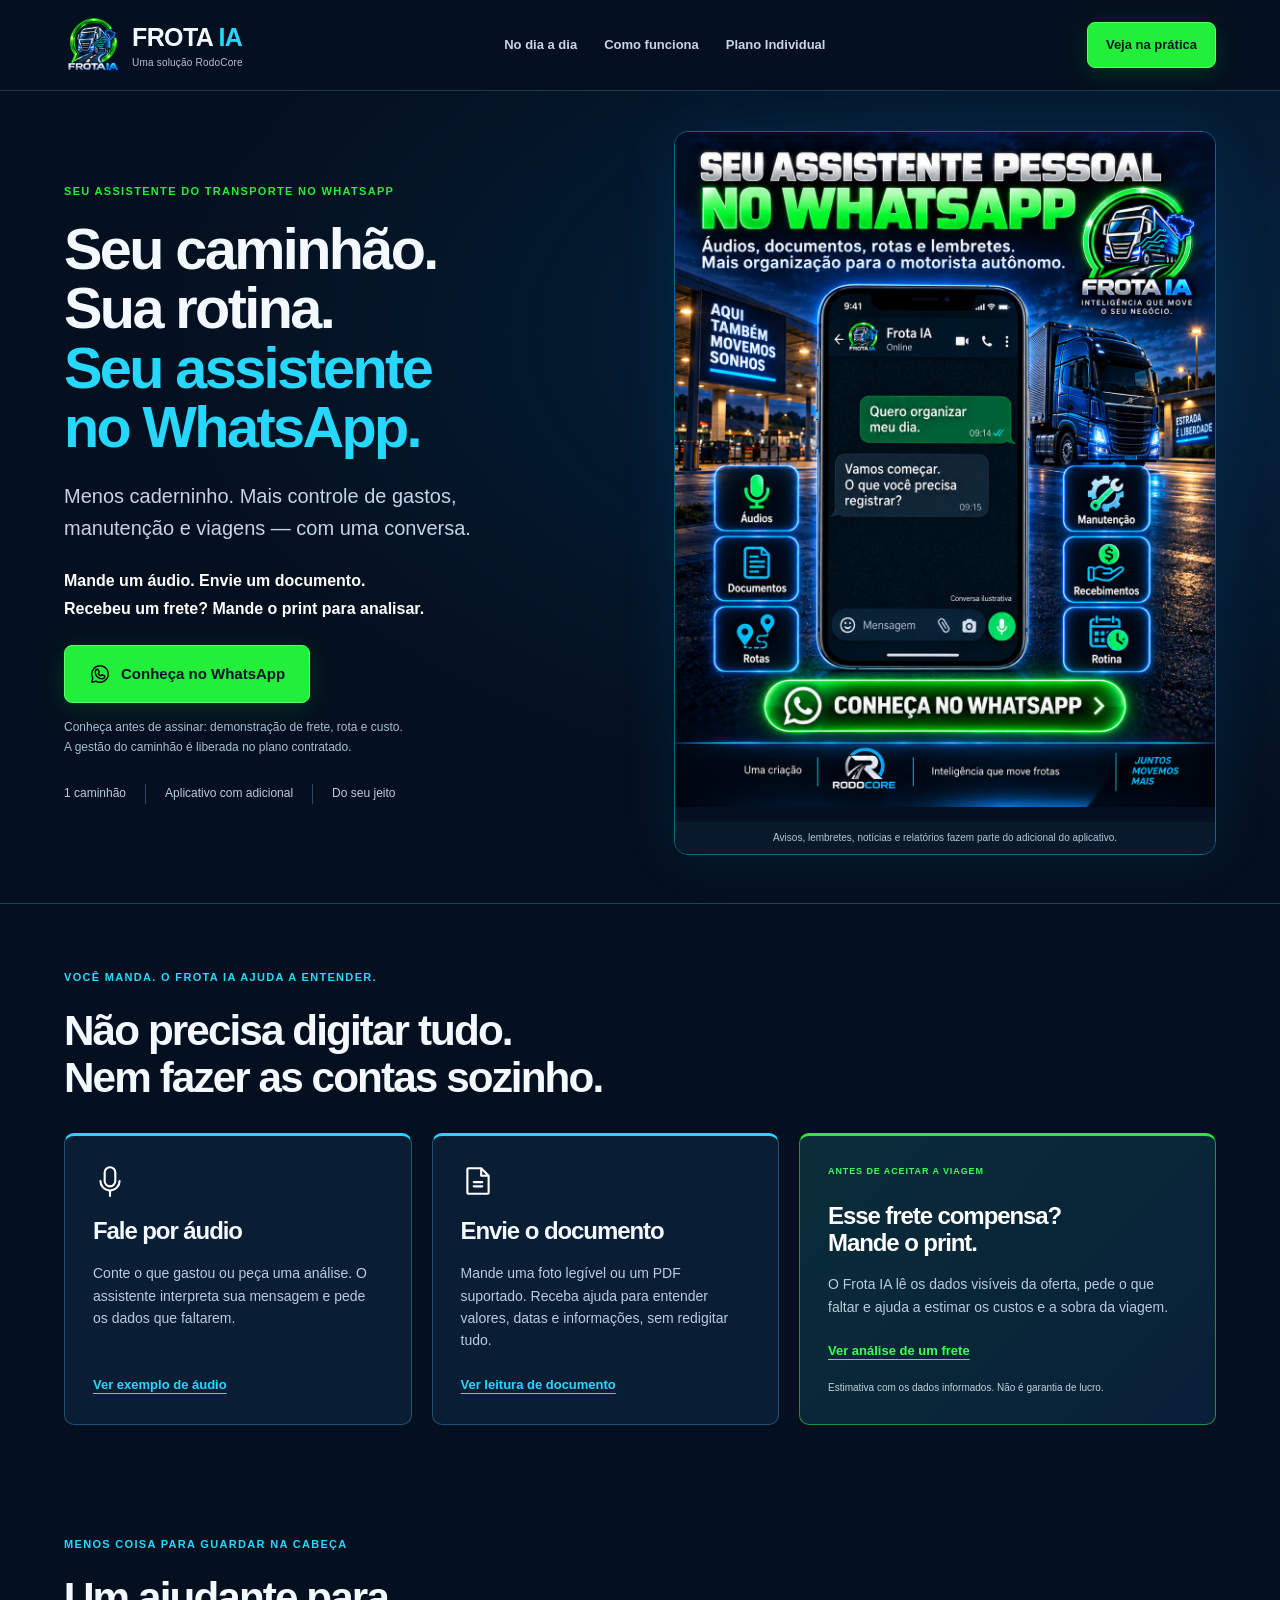
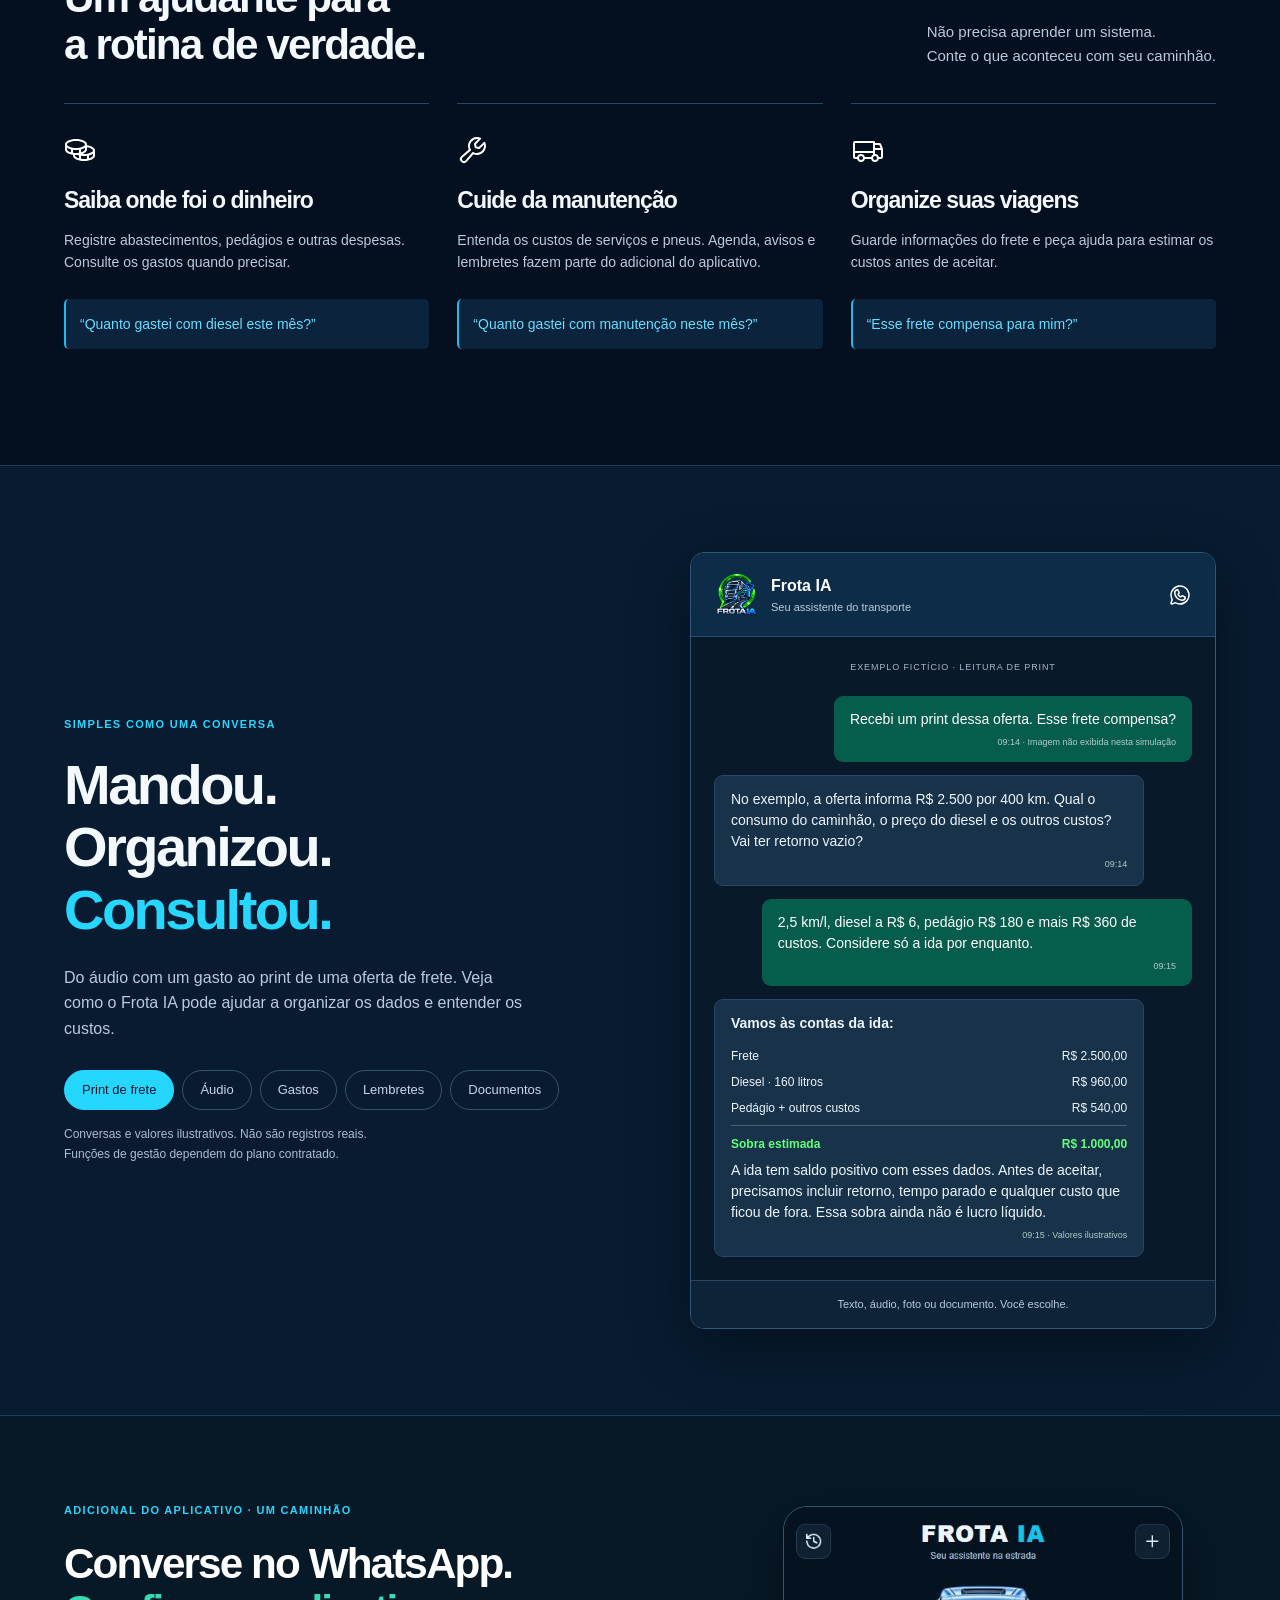
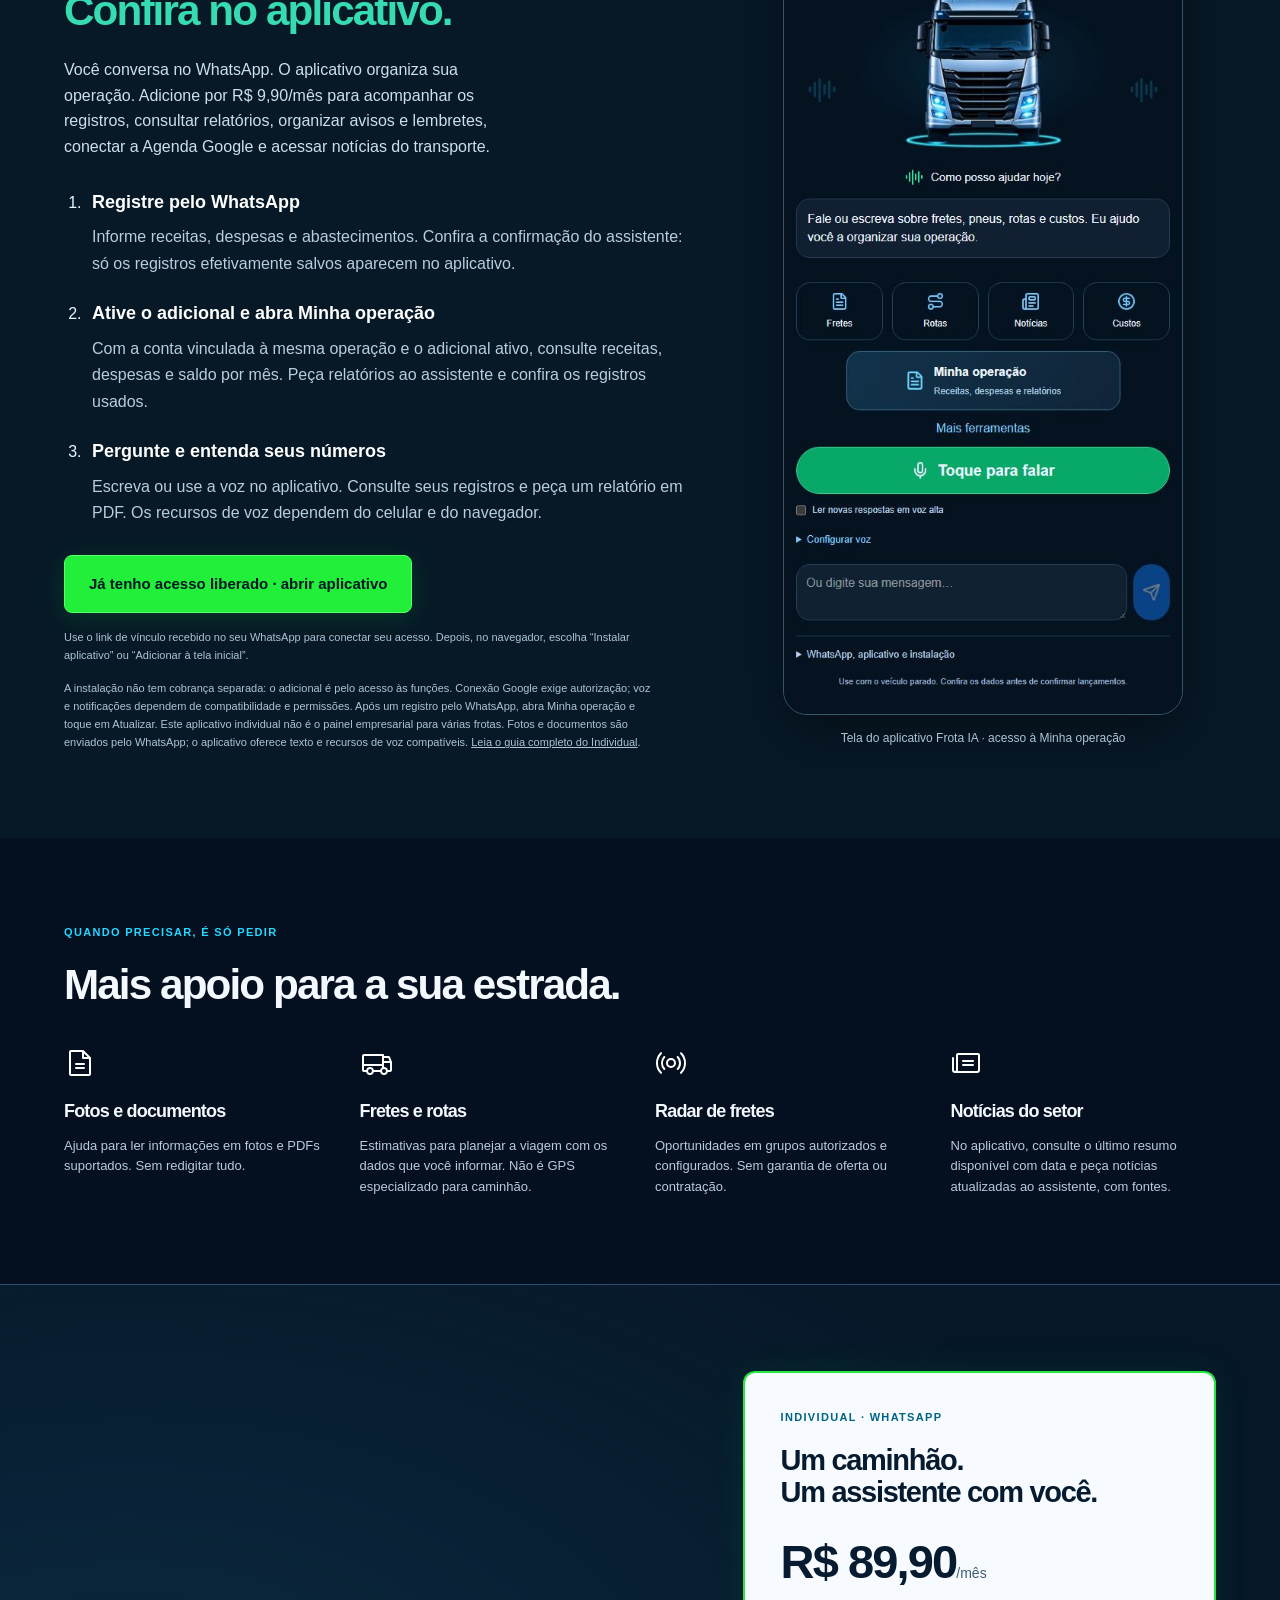
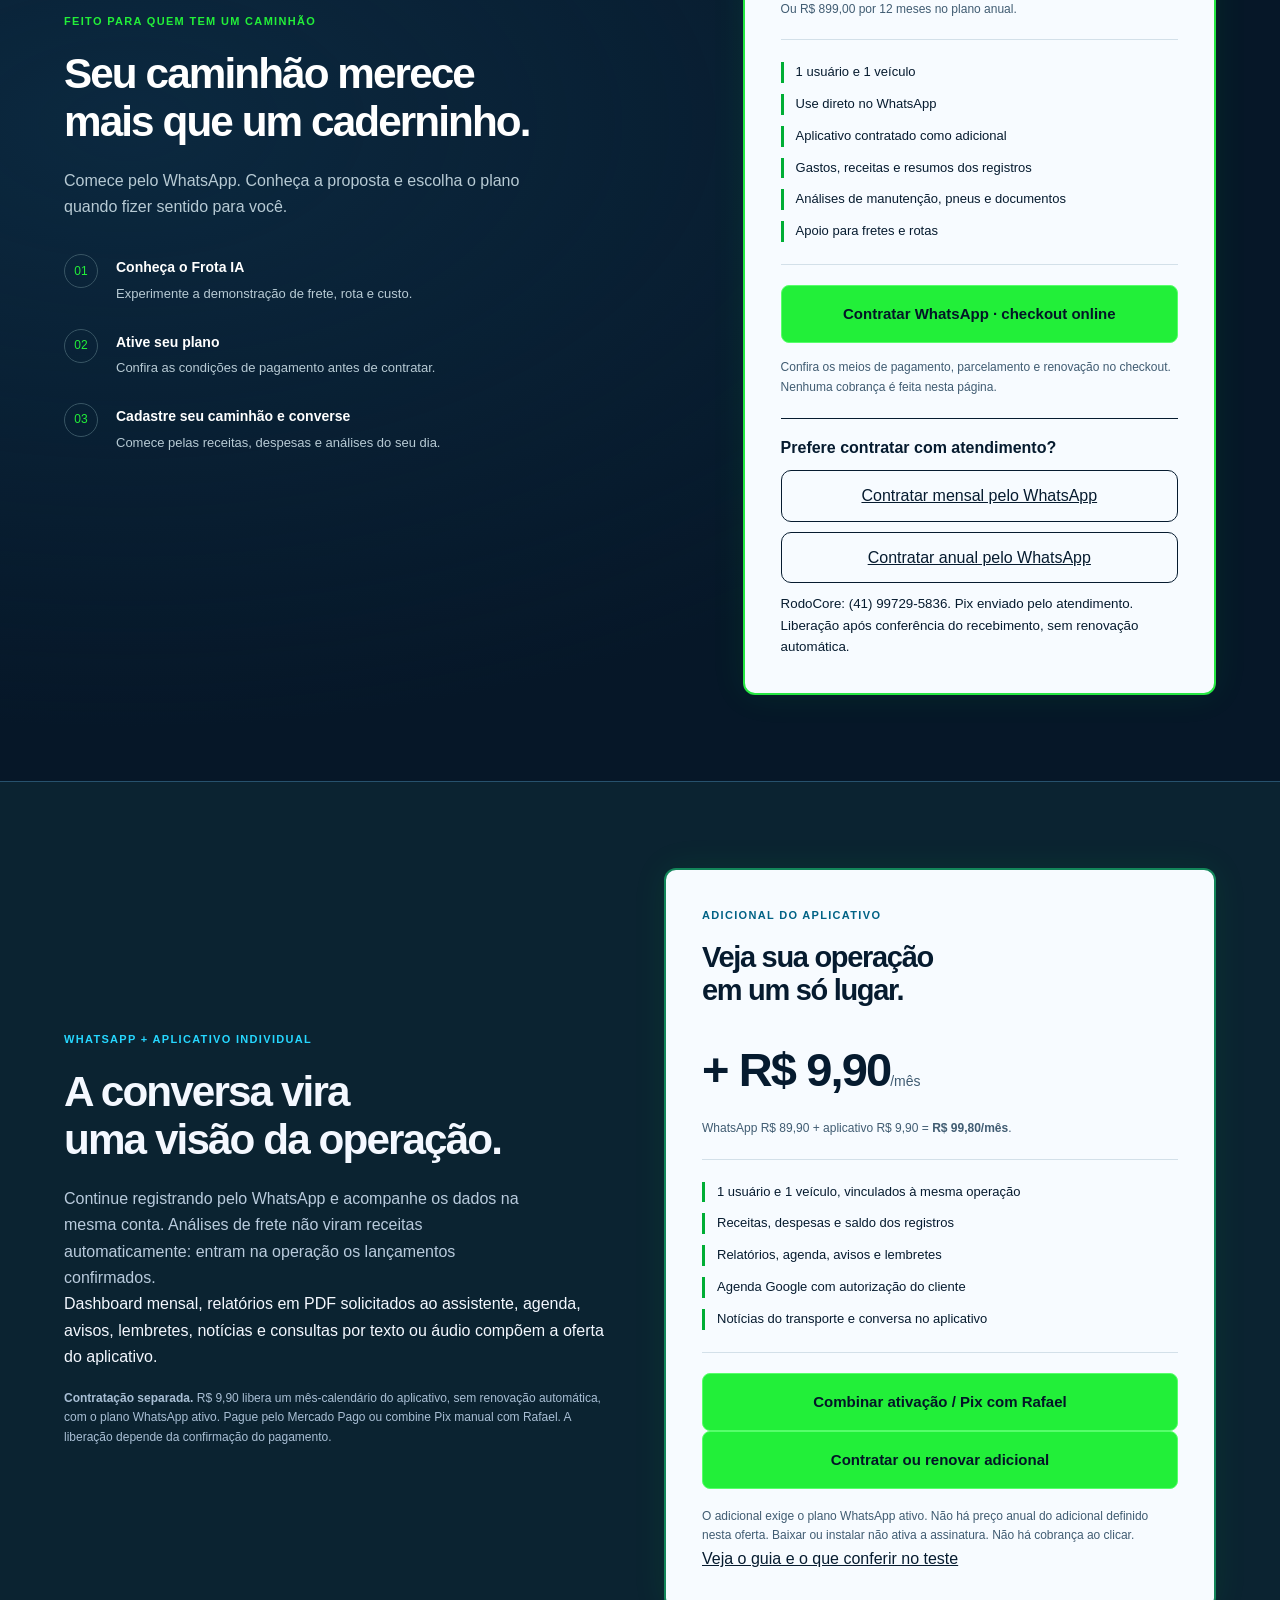
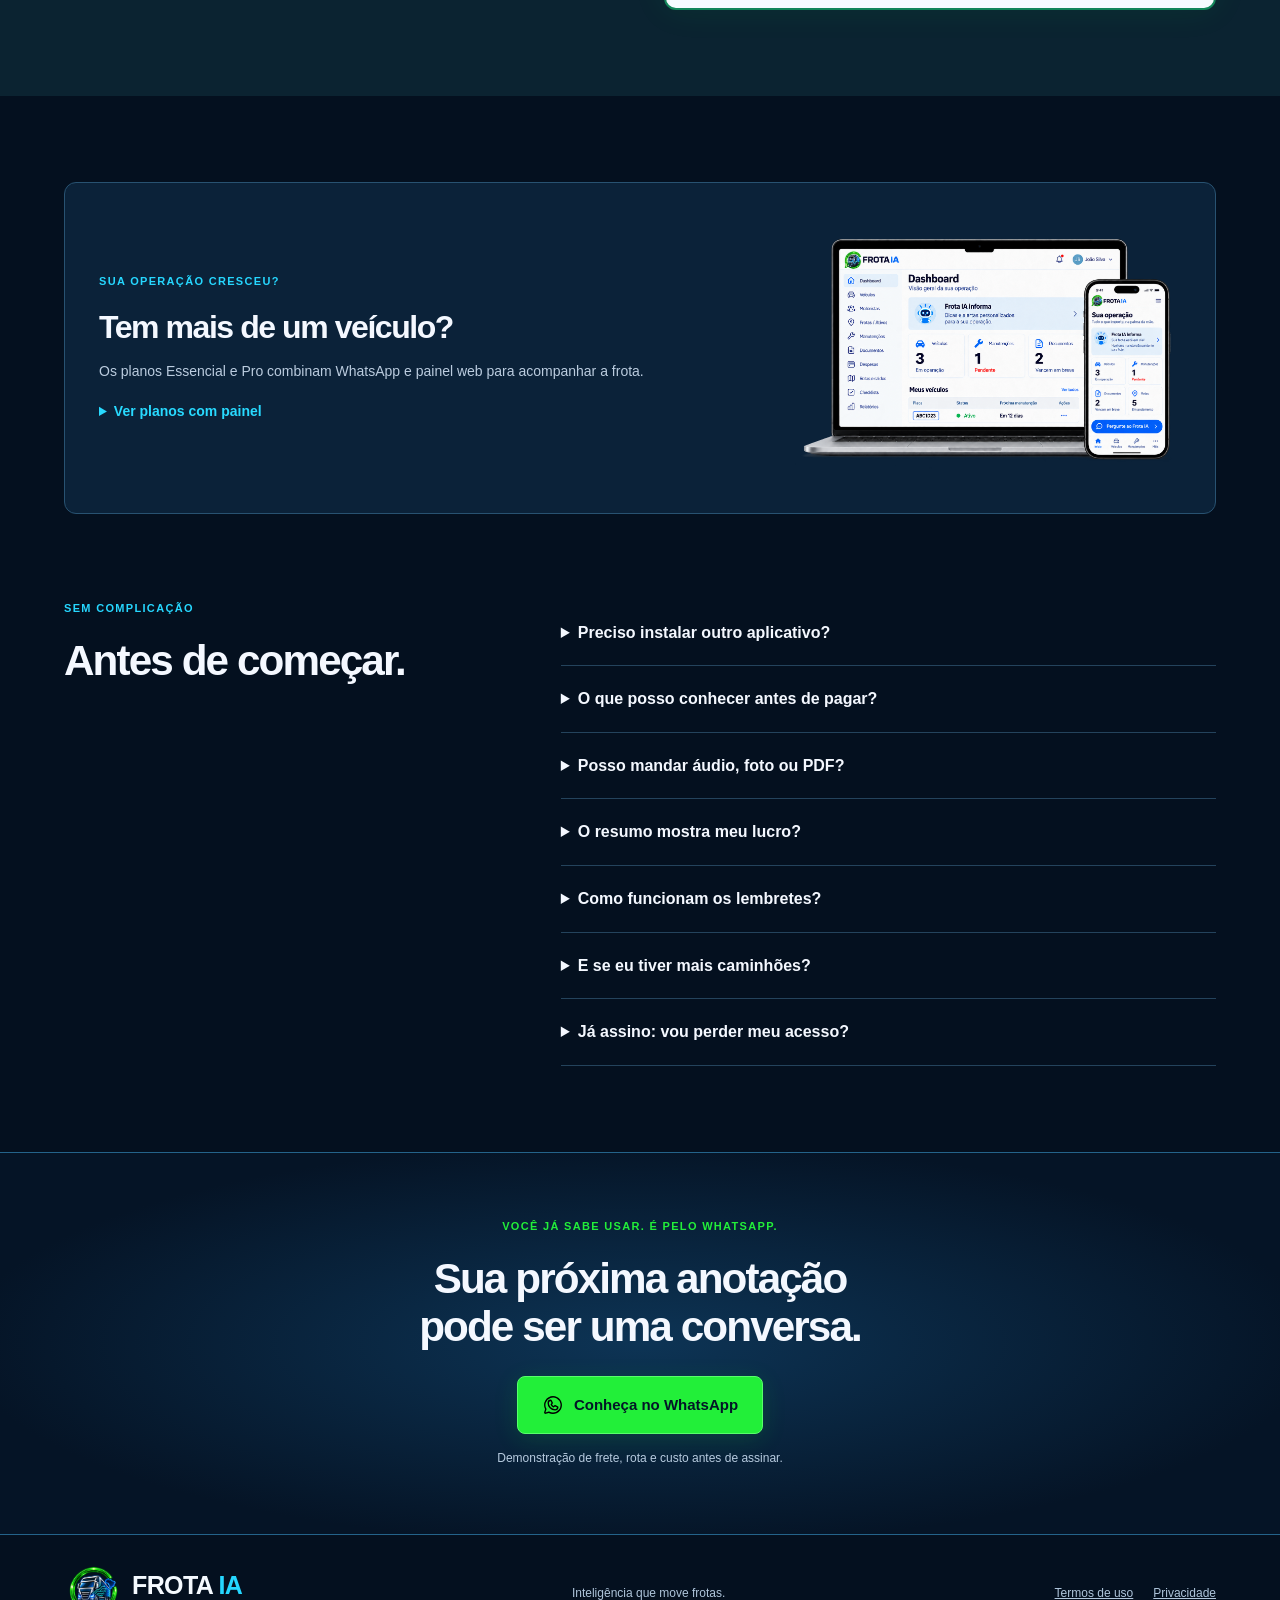
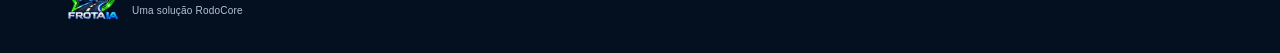
<file: index.html>
<!doctype html>
<html lang="pt-BR">
<head><meta charset="utf-8"><meta name="viewport" content="width=device-width,initial-scale=1"><meta name="description" content="Seu assistente do transporte no WhatsApp. Envie áudio, fotos, documentos e prints de frete. Organize gastos, manutenção e viagens."><link rel="canonical" href="https://landepage.frotaia.app.br/"><meta property="og:title" content="Frota IA | Seu assistente do transporte no WhatsApp"><meta property="og:description" content="Menos caderninho. Mais controle de gastos, manutenção e viagens — com uma conversa."><meta property="og:image" content="https://landepage.frotaia.app.br/assets/post-assistente-whatsapp.png"><meta property="og:type" content="website"><title>Frota IA | Seu assistente do transporte no WhatsApp</title><link rel="icon" href="assets/logo-verde-transparente.png"><link rel="stylesheet" href="previa-v1.css"><link rel="stylesheet" href="previa-marca.css"><link rel="stylesheet" href="aplicativo.css"><link rel="stylesheet" href="oferta-individual.css"></head>
<body>

<a class="skip" href="#conteudo">Pular para o conteúdo</a>
<header><div class="wrap header"><a class="brand" href="#conteudo" aria-label="Frota IA, início"><img src="assets/logo-verde-transparente.png" alt="" width="48" height="48"><span>FROTA <b>IA</b><small>Uma solução RodoCore</small></span></a><nav aria-label="Menu principal"><a href="#rotina">No dia a dia</a><a href="#exemplo">Como funciona</a><a href="#plano">Plano Individual</a></nav><a class="button compact" href="#exemplo">Veja na prática</a></div></header>
<main id="conteudo">
<section class="hero"><div class="wrap hero-grid"><div class="hero-copy"><p class="eyebrow">SEU ASSISTENTE DO TRANSPORTE NO WHATSAPP</p><h1>Seu caminhão.<br>Sua rotina.<br><em>Seu assistente<br>no WhatsApp.</em></h1><p class="lead">Menos caderninho. Mais controle de gastos, manutenção e viagens — com uma conversa.</p><p class="formats"><strong>Mande um áudio. Envie um documento.<br>Recebeu um frete? Mande o print para analisar.</strong></p><a class="button" href="https://wa.me/5541997454382?text=Quero+testar+o+Frota+IA+gr%C3%A1tis" target="_blank" rel="noopener"><img src="assets/icons/whatsapp-logo.svg" alt="">Conheça no WhatsApp</a><p class="fine">Conheça antes de assinar: demonstração de frete, rota e custo.<br>A gestão do caminhão é liberada no plano contratado.</p><div class="hero-foot"><span>1 caminhão</span><span>Aplicativo com adicional</span><span>Do seu jeito</span></div></div><figure class="hero-image brand-art"><img src="assets/post-assistente-whatsapp.png" alt="Arte Frota IA: assistente pessoal no WhatsApp para o motorista autônomo, com áudio, documentos, rotas, manutenção e lembretes." width="1122" height="1402"><figcaption class="fine">Avisos, lembretes, notícias e relatórios fazem parte do adicional do aplicativo.</figcaption></figure></div></section>
<section class="input-value section" aria-labelledby="facilidades"><div class="wrap"><p class="eyebrow">VOCÊ MANDA. O FROTA IA AJUDA A ENTENDER.</p><h2 id="facilidades">Não precisa digitar tudo.<br>Nem fazer as contas sozinho.</h2><div class="input-cards"><article><img src="assets/icons/microphone.svg" alt=""><h3>Fale por áudio</h3><p>Conte o que gastou ou peça uma análise. O assistente interpreta sua mensagem e pede os dados que faltarem.</p><a href="#exemplo" data-open-example="audio">Ver exemplo de áudio</a></article><article><img src="assets/icons/file-text.svg" alt=""><h3>Envie o documento</h3><p>Mande uma foto legível ou um PDF suportado. Receba ajuda para entender valores, datas e informações, sem redigitar tudo.</p><a href="#exemplo" data-open-example="documento">Ver leitura de documento</a></article><article class="freight-highlight"><span class="feature-label">ANTES DE ACEITAR A VIAGEM</span><h3>Esse frete compensa?<br>Mande o print.</h3><p>O Frota IA lê os dados visíveis da oferta, pede o que faltar e ajuda a estimar os custos e a sobra da viagem.</p><a href="#exemplo" data-open-example="frete">Ver análise de um frete</a><small>Estimativa com os dados informados. Não é garantia de lucro.</small></article></div></div></section>
<section class="section" id="rotina"><div class="wrap"><div class="section-heading"><div><p class="eyebrow">MENOS COISA PARA GUARDAR NA CABEÇA</p><h2>Um ajudante para<br>a rotina de verdade.</h2></div><p>Não precisa aprender um sistema.<br>Conte o que aconteceu com seu caminhão.</p></div><div class="benefits">
<article><img src="assets/icons/coins.svg" alt=""><h3>Saiba onde foi o dinheiro</h3><p>Registre abastecimentos, pedágios e outras despesas. Consulte os gastos quando precisar.</p><blockquote>“Quanto gastei com diesel este mês?”</blockquote></article>
<article><img src="assets/icons/wrench.svg" alt=""><h3>Cuide da manutenção</h3><p>Entenda os custos de serviços e pneus. Agenda, avisos e lembretes fazem parte do adicional do aplicativo.</p><blockquote>“Quanto gastei com manutenção neste mês?”</blockquote></article>
<article><img src="assets/icons/truck.svg" alt=""><h3>Organize suas viagens</h3><p>Guarde informações do frete e peça ajuda para estimar os custos antes de aceitar.</p><blockquote>“Esse frete compensa para mim?”</blockquote></article>
</div></div></section>
<section class="example section" id="exemplo"><div class="wrap example-grid"><div><p class="eyebrow">SIMPLES COMO UMA CONVERSA</p><h2>Mandou.<br>Organizou.<br><em>Consultou.</em></h2><p class="description">Do áudio com um gasto ao print de uma oferta de frete. Veja como o Frota IA pode ajudar a organizar os dados e entender os custos.</p><div class="tabs" role="tablist" aria-label="Exemplos de conversa"><button role="tab" id="tab-frete" aria-selected="false" aria-controls="conversa" data-example="frete" tabindex="-1">Print de frete</button><button role="tab" id="tab-audio" aria-selected="false" aria-controls="conversa" data-example="audio" tabindex="-1">Áudio</button><button role="tab" id="tab-gastos" aria-selected="true" aria-controls="conversa" data-example="gastos">Gastos</button><button role="tab" id="tab-lembrete" aria-selected="false" aria-controls="conversa" data-example="lembrete" tabindex="-1">Lembretes</button><button role="tab" id="tab-documento" aria-selected="false" aria-controls="conversa" data-example="documento" tabindex="-1">Documentos</button></div><p class="fine dark">Conversas e valores ilustrativos. Não são registros reais.<br>Funções de gestão dependem do plano contratado.</p></div><div class="chat"><div class="chat-head"><img src="assets/logo-verde-transparente.png" alt="" width="45" height="45"><div><strong>Frota IA</strong><small>Seu assistente do transporte</small></div><img class="whatsapp" src="assets/icons/whatsapp-logo.svg" alt="WhatsApp"></div><div class="chat-body" id="conversa" role="tabpanel" aria-labelledby="tab-gastos" tabindex="0" aria-live="polite"><span class="chat-date">EXEMPLO DE CONVERSA</span><p class="bubble sent">Paguei R$ 180 de pedágio hoje.<small>09:14</small></p><p class="bubble received">Pedágio de R$ 180 para o seu caminhão, na data de hoje. Posso registrar?<small>09:14</small></p><p class="bubble sent">Pode. Quanto deu de despesas hoje?<small>09:15</small></p><div class="bubble received"><strong>Pedágio registrado.</strong><p>Neste exemplo, suas despesas de hoje são:</p><dl><div><dt>Diesel</dt><dd>R$ 1.200,00</dd></div><div><dt>Pedágio</dt><dd>R$ 180,00</dd></div><div class="total"><dt>Total registrado</dt><dd>R$ 1.380,00</dd></div></dl><small>09:15 · Dados ilustrativos</small></div></div><div class="chat-bottom">Texto, áudio, foto ou documento. Você escolhe.</div></div></div></section>
<section class="section individual-app" id="aplicativo" aria-labelledby="titulo-aplicativo"><div class="wrap individual-app-grid"><div><p class="eyebrow">ADICIONAL DO APLICATIVO · UM CAMINHÃO</p><h2 id="titulo-aplicativo">Converse no WhatsApp.<br><em>Confira no aplicativo.</em></h2><p class="description">Você conversa no WhatsApp. O aplicativo organiza sua operação. Adicione por R$ 9,90/mês para acompanhar os registros, consultar relatórios, organizar avisos e lembretes, conectar a Agenda Google e acessar notícias do transporte.</p><ol class="app-steps"><li><strong>Registre pelo WhatsApp</strong><p>Informe receitas, despesas e abastecimentos. Confira a confirmação do assistente: só os registros efetivamente salvos aparecem no aplicativo.</p></li><li><strong>Ative o adicional e abra Minha operação</strong><p>Com a conta vinculada à mesma operação e o adicional ativo, consulte receitas, despesas e saldo por mês. Peça relatórios ao assistente e confira os registros usados.</p></li><li><strong>Pergunte e entenda seus números</strong><p>Escreva ou use a voz no aplicativo. Consulte seus registros e peça um relatório em PDF. Os recursos de voz dependem do celular e do navegador.</p></li></ol><a class="button" href="https://frotaia.up.railway.app/" target="_blank" rel="noopener">Já tenho acesso liberado · abrir aplicativo</a><p class="fine">Use o link de vínculo recebido no seu WhatsApp para conectar seu acesso. Depois, no navegador, escolha “Instalar aplicativo” ou “Adicionar à tela inicial”.</p><p class="fine">A instalação não tem cobrança separada: o adicional é pelo acesso às funções. Conexão Google exige autorização; voz e notificações dependem de compatibilidade e permissões. Após um registro pelo WhatsApp, abra Minha operação e toque em Atualizar. Este aplicativo individual não é o painel empresarial para várias frotas. Fotos e documentos são enviados pelo WhatsApp; o aplicativo oferece texto e recursos de voz compatíveis. <a href="guia-individual.html">Leia o guia completo do Individual</a>.</p></div><figure class="app-capture"><img src="assets/aplicativo-com-caminhao.png" alt="Tela do aplicativo Frota IA com o caminhão de frente, Fretes, Rotas, Notícias, Custos e o botão Minha operação para receitas, despesas e relatórios." width="523" height="1060" loading="lazy"><figcaption>Tela do aplicativo Frota IA · acesso à Minha operação</figcaption></figure></div></section>
<section class="section extras"><div class="wrap"><p class="eyebrow">QUANDO PRECISAR, É SÓ PEDIR</p><h2>Mais apoio para a sua estrada.</h2><div class="extra-grid"><article><img src="assets/icons/file-text.svg" alt=""><h3>Fotos e documentos</h3><p>Ajuda para ler informações em fotos e PDFs suportados. Sem redigitar tudo.</p></article><article><img src="assets/icons/truck.svg" alt=""><h3>Fretes e rotas</h3><p>Estimativas para planejar a viagem com os dados que você informar. Não é GPS especializado para caminhão.</p></article><article><img src="assets/icons/broadcast.svg" alt=""><h3>Radar de fretes</h3><p>Oportunidades em grupos autorizados e configurados. Sem garantia de oferta ou contratação.</p></article><article><img src="assets/icons/newspaper.svg" alt=""><h3>Notícias do setor</h3><p>No aplicativo, consulte o último resumo disponível com data e peça notícias atualizadas ao assistente, com fontes.</p></article></div></div></section>
<section class="section pricing" id="plano"><div class="wrap pricing-grid"><div><p class="eyebrow">FEITO PARA QUEM TEM UM CAMINHÃO</p><h2>Seu caminhão merece<br>mais que um caderninho.</h2><p class="description">Comece pelo WhatsApp. Conheça a proposta e escolha o plano quando fizer sentido para você.</p><ol class="steps"><li><span>01</span><div><strong>Conheça o Frota IA</strong><p>Experimente a demonstração de frete, rota e custo.</p></div></li><li><span>02</span><div><strong>Ative seu plano</strong><p>Confira as condições de pagamento antes de contratar.</p></div></li><li><span>03</span><div><strong>Cadastre seu caminhão e converse</strong><p>Comece pelas receitas, despesas e análises do seu dia.</p></div></li></ol></div><article class="price-card"><p class="plan-label">INDIVIDUAL · WHATSAPP</p><h3>Um caminhão.<br>Um assistente com você.</h3><p class="price">R$ 89,90<span>/mês</span></p><p class="annual">Ou R$ 899,00 por 12 meses no plano anual.</p><ul><li>1 usuário e 1 veículo</li><li>Use direto no WhatsApp</li><li>Aplicativo contratado como adicional</li><li>Gastos, receitas e resumos dos registros</li><li>Análises de manutenção, pneus e documentos</li><li>Apoio para fretes e rotas</li></ul><a class="button" href="https://wa.me/5541997454382?text=Quero+assinar+o+Frota+IA+Individual+por+R%2489%2C90%2Fm%C3%AAs." target="_blank" rel="noopener">Contratar WhatsApp · checkout online</a><p class="fine dark">Confira os meios de pagamento, parcelamento e renovação no checkout. Nenhuma cobrança é feita nesta página.</p></article></div></section>
<section class="section addon-section" id="adicional"><div class="wrap addon-grid"><div><p class="eyebrow">WHATSAPP + APLICATIVO INDIVIDUAL</p><h2>A conversa vira<br>uma visão da operação.</h2><p class="description">Continue registrando pelo WhatsApp e acompanhe os dados na mesma conta. Análises de frete não viram receitas automaticamente: entram na operação os lançamentos confirmados.</p><p>Dashboard mensal, relatórios em PDF solicitados ao assistente, agenda, avisos, lembretes, notícias e consultas por texto ou áudio compõem a oferta do aplicativo.</p><p class="fine dark"><strong>Contratação separada.</strong> R$ 9,90 libera um mês-calendário do aplicativo, sem renovação automática, com o plano WhatsApp ativo. Pague pelo Mercado Pago ou combine Pix manual com Rafael. A liberação depende da confirmação do pagamento.</p></div><article class="price-card addon-card"><p class="plan-label">ADICIONAL DO APLICATIVO</p><h3>Veja sua operação<br>em um só lugar.</h3><p class="price">+ R$ 9,90<span>/mês</span></p><p class="annual">WhatsApp R$ 89,90 + aplicativo R$ 9,90 = <strong>R$ 99,80/mês</strong>.</p><ul><li>1 usuário e 1 veículo, vinculados à mesma operação</li><li>Receitas, despesas e saldo dos registros</li><li>Relatórios, agenda, avisos e lembretes</li><li>Agenda Google com autorização do cliente</li><li>Notícias do transporte e conversa no aplicativo</li></ul><a class="button" href="https://wa.me/5541997295836?text=Ol%C3%A1%2C%20Rafael!%20Vim%20pela%20landing%20page.%20Quero%20testar%20o%20adicional%20do%20aplicativo%20Individual%20por%20R%24%209%2C90%2Fm%C3%AAs.%20Entendi%20que%20o%20WhatsApp%20custa%20R%24%2089%2C90%2Fm%C3%AAs%20e%20o%20total%20mensal%20%C3%A9%20R%24%2099%2C80.%20Confirme%20as%20fun%C3%A7%C3%B5es%20dispon%C3%ADveis%20e%20a%20libera%C3%A7%C3%A3o%20antes%20de%20eu%20pagar.%20J%C3%A1%20tenho%20assinatura%20WhatsApp%3F%20Meu%20n%C3%BAmero%20de%20uso%20%C3%A9%3A%20" target="_blank" rel="noopener">Combinar ativação / Pix com Rafael</a><a class="button" href="https://frotaia.up.railway.app/adicional-aplicativo">Contratar ou renovar adicional</a><p class="fine dark">O adicional exige o plano WhatsApp ativo. Não há preço anual do adicional definido nesta oferta. Baixar ou instalar não ativa a assinatura. Não há cobrança ao clicar.</p><a href="guia-individual.html">Veja o guia e o que conferir no teste</a></article></div></section>
<section class="section fleet"><div class="wrap fleet-box"><div><p class="eyebrow">SUA OPERAÇÃO CRESCEU?</p><h2>Tem mais de um veículo?</h2><p>Os planos Essencial e Pro combinam WhatsApp e painel web para acompanhar a frota.</p><details><summary>Ver planos com painel</summary><div class="fleet-plans"><article><h3>Essencial</h3><p><strong>R$ 149,90/mês</strong> · Até 3 veículos</p><a href="https://wa.me/5541997454382?text=Quero+contratar+o+Frota+IA+Essencial." target="_blank" rel="noopener">Conhecer Essencial</a></article><article><h3>Pro</h3><p><strong>R$ 249,90/mês</strong> · Até 10 veículos</p><a href="https://wa.me/5541997454382?text=Quero+contratar+o+Frota+IA+Pro." target="_blank" rel="noopener">Conhecer Pro</a></article></div><p>Acima de 10 veículos: proposta personalizada pelo atendimento comercial. <a href="https://wa.me/5541997454382?text=Quero+conhecer+o+Frota+IA+Empresas+para+uma+frota+com+mais+de+10+ve%C3%ADculos." target="_blank" rel="noopener">Falar sobre o plano Empresas</a></p></details></div><img src="assets/panel-devices-verde.png" alt="Ilustração do painel web nos planos Essencial e Pro" loading="lazy"></div></section>
<section class="section faq"><div class="wrap faq-grid"><div><p class="eyebrow">SEM COMPLICAÇÃO</p><h2>Antes de começar.</h2></div><div><details><summary>Preciso instalar outro aplicativo?</summary><p>Não é obrigatório instalar para usar o WhatsApp. Na nova oferta, o aplicativo individual é um adicional de R$ 9,90/mês ao plano WhatsApp. Com a conta vinculada, você consulta os registros salvos em Minha operação e conversa com o assistente por texto ou voz, conforme a compatibilidade do dispositivo. O painel empresarial para frotas é uma solução separada.</p></details><details><summary>O que posso conhecer antes de pagar?</summary><p>A demonstração apresenta frete, rota e custo. Os registros e as ferramentas de gestão são disponibilizados conforme o plano contratado. Enviar uma foto ou um áudio não libera, por si só, todas as funções.</p></details><details><summary>Posso mandar áudio, foto ou PDF?</summary><p>Pelo WhatsApp, sim, nos formatos suportados. No aplicativo você conversa por texto e voz compatível; a interface atual não tem botão para anexar fotos ou PDFs. Se um arquivo estiver ilegível ou faltar uma informação, o assistente pode pedir confirmação ou reenvio. A leitura não substitui validação fiscal ou documental.</p></details><details><summary>O resumo mostra meu lucro?</summary><p>O resumo usa as receitas e despesas que foram registradas. Se houver gastos não informados, o resultado estará incompleto. As estimativas de viagem dependem dos dados fornecidos.</p></details><details><summary>Como funcionam os lembretes?</summary><p>Avisos, lembretes e conexão com a Agenda Google fazem parte do adicional do aplicativo. Informe compromisso, data e horário e confira a confirmação do agendamento. Confira o adicional ativo e a confirmação do agendamento. Lembretes não substituem as recomendações de manutenção do fabricante.</p></details><details><summary>E se eu tiver mais caminhões?</summary><p>Conheça os planos com painel: Essencial para até 3 veículos e Pro para até 10. Acima disso, o atendimento comercial prepara uma proposta.</p></details><details><summary>Já assino: vou perder meu acesso?</summary><p>Não. Esta mudança não retira funções já contratadas. Consulte o atendimento sobre sua oferta e eventual inclusão do adicional.</p></details></div></div></section>
<section class="closing"><div class="wrap"><p class="eyebrow">VOCÊ JÁ SABE USAR. É PELO WHATSAPP.</p><h2>Sua próxima anotação<br>pode ser uma conversa.</h2><a class="button" href="https://wa.me/5541997454382?text=Quero+testar+o+Frota+IA+gr%C3%A1tis" target="_blank" rel="noopener"><img src="assets/icons/whatsapp-logo.svg" alt="">Conheça no WhatsApp</a><p class="fine">Demonstração de frete, rota e custo antes de assinar.</p></div></section>
</main><footer class="wrap"><div class="brand"><img src="assets/logo-verde-transparente.png" alt="" width="42" height="42"><span>FROTA <b>IA</b><small>Uma solução RodoCore</small></span></div><p>Inteligência que move frotas.</p><div><a href="termos-e-privacidade.html#termos" target="_blank" rel="noopener">Termos de uso</a><a href="termos-e-privacidade.html#privacidade" target="_blank" rel="noopener">Privacidade</a></div></footer>
<script src="previa-v1.js"></script><script src="contratacao-direta.js"></script></body></html>
</file>
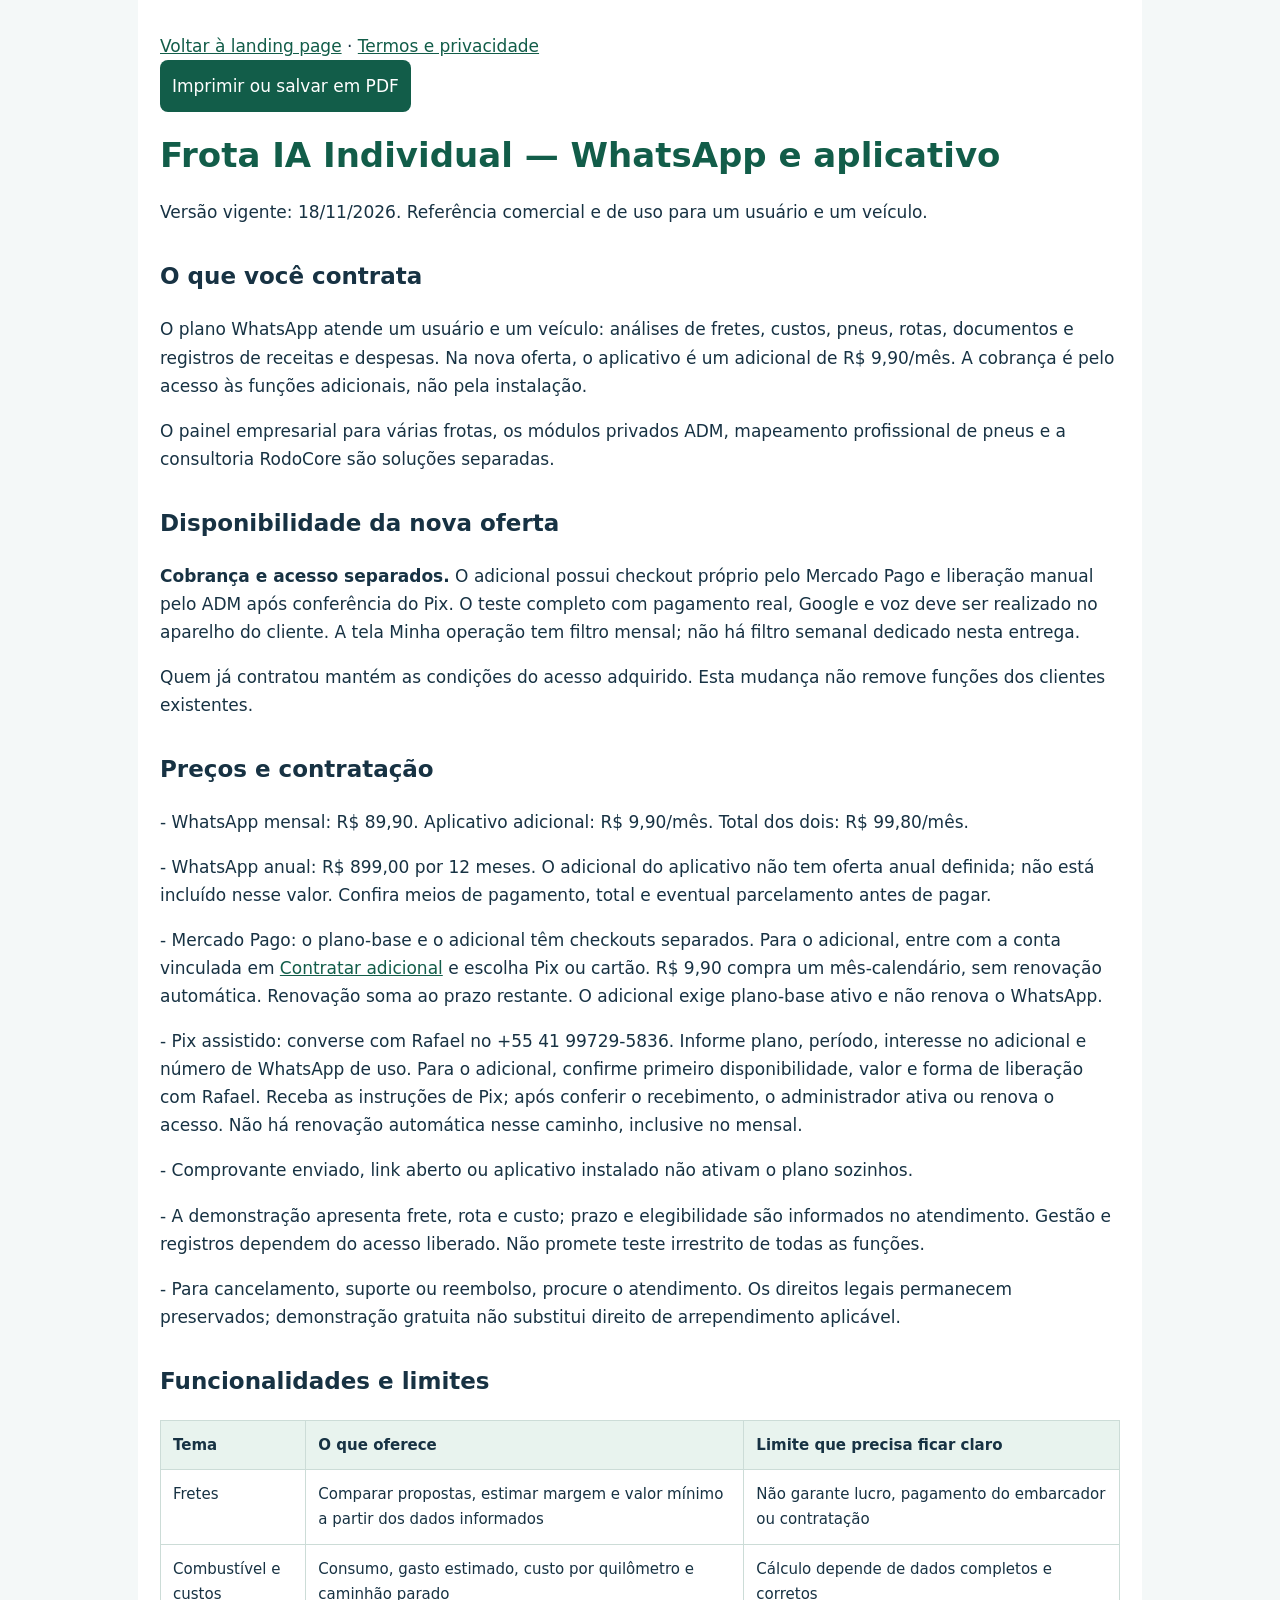
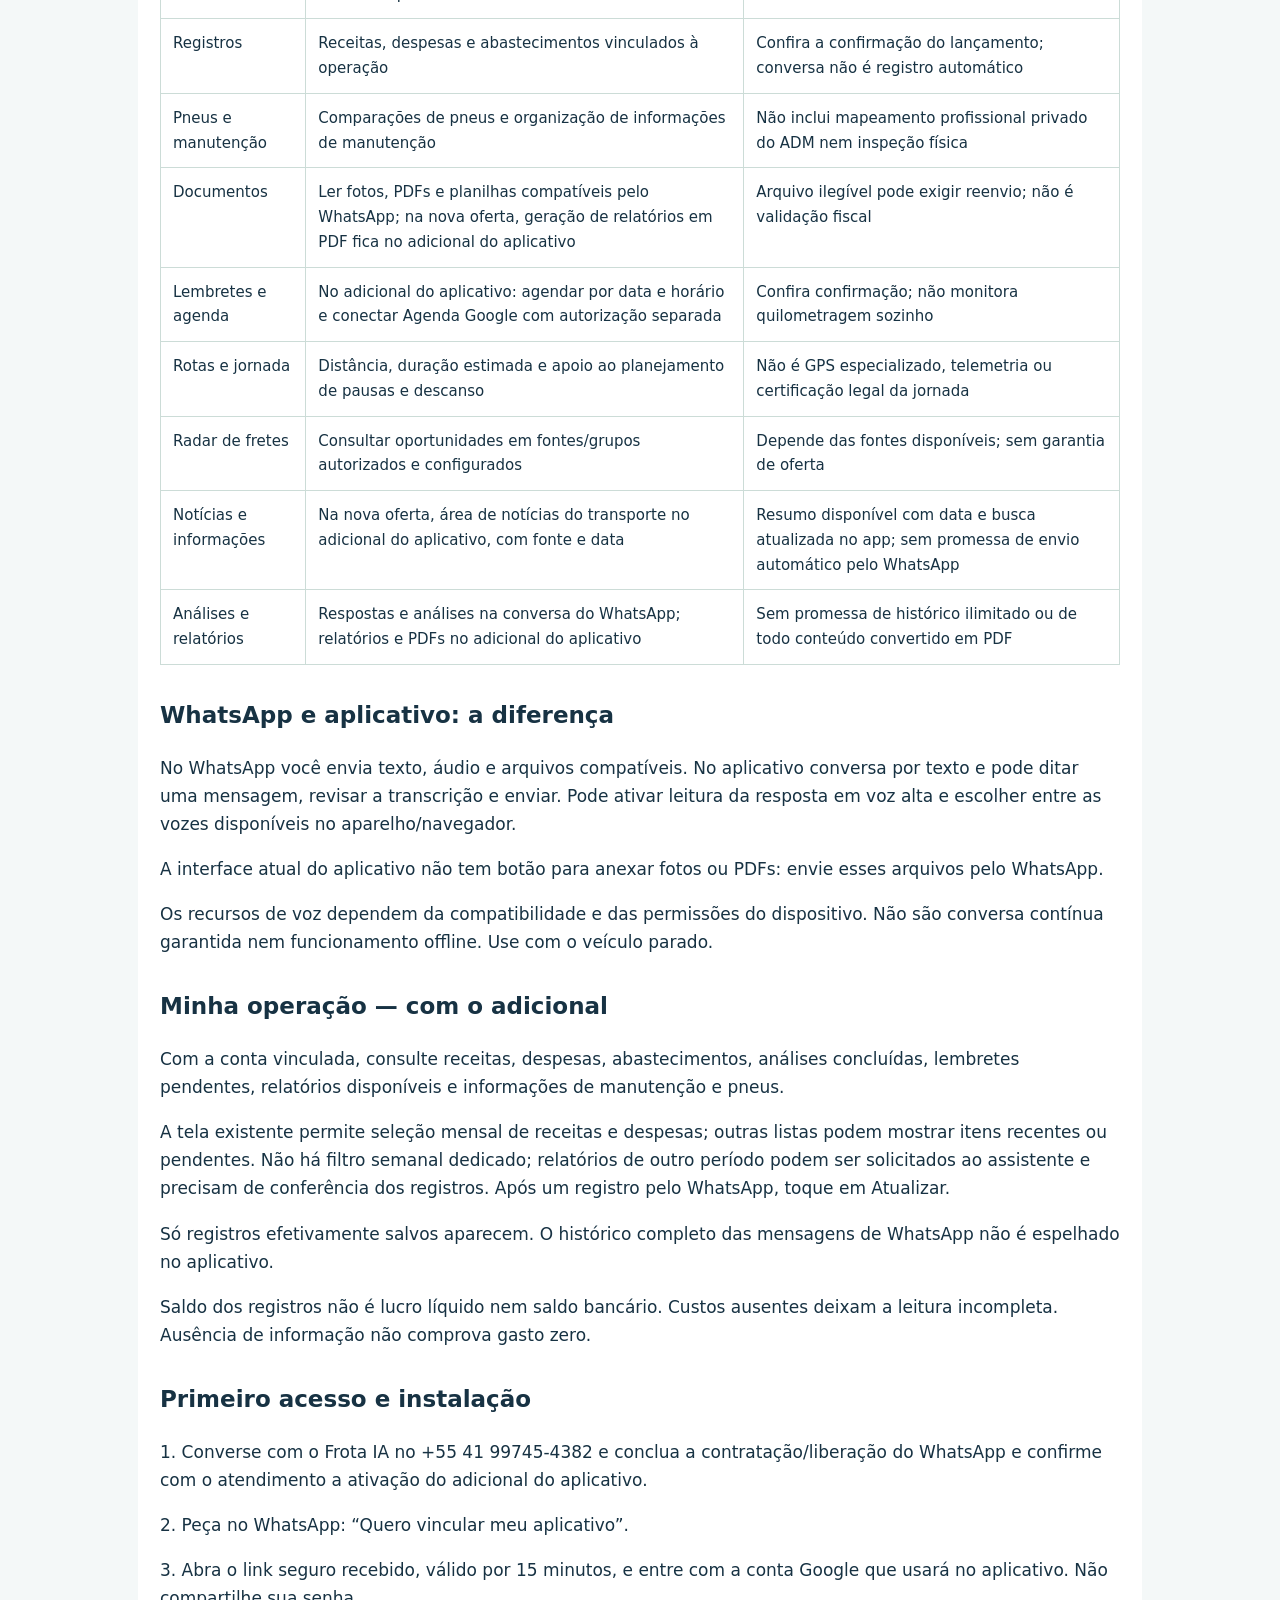
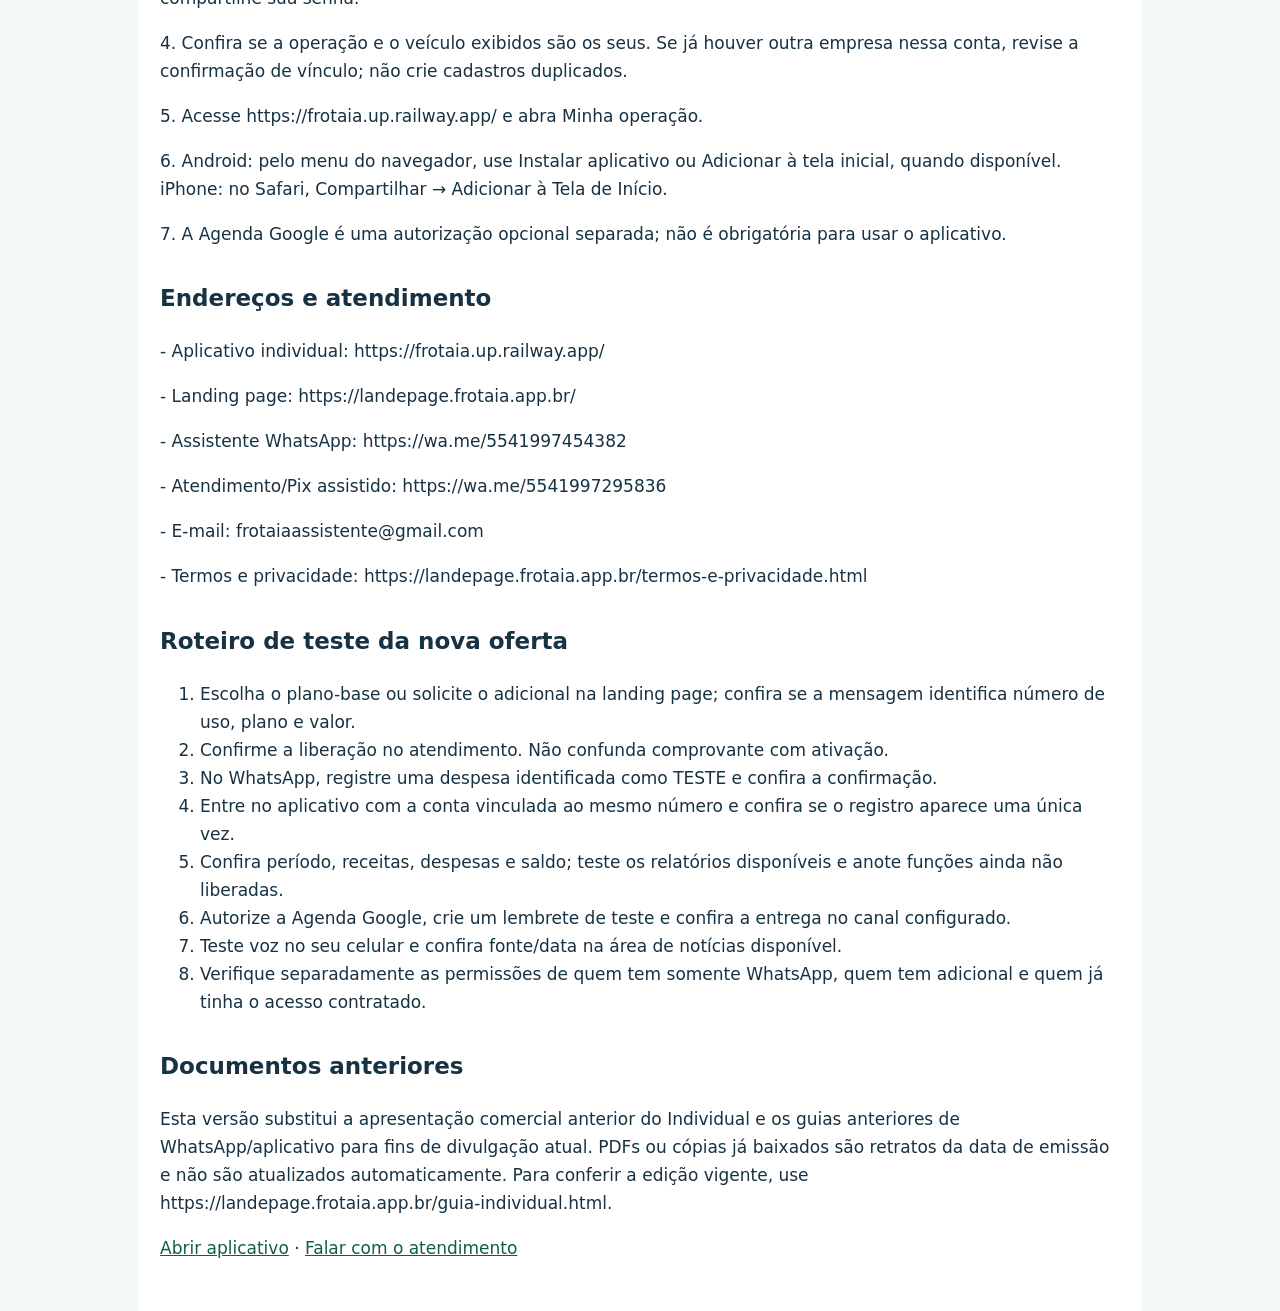
<file: guia-individual.html>
<!doctype html><html lang="pt-BR"><head><meta charset="utf-8"><meta name="viewport" content="width=device-width, initial-scale=1"><title>Frota IA Individual — guia vigente</title><style>body{font:17px/1.65 system-ui,sans-serif;margin:0;color:#173243;background:#f4f8f8}main{max-width:960px;margin:auto;padding:32px 22px;background:white}h1{font-size:34px;line-height:1.2;color:#125d49}h2{font-size:23px;margin-top:32px}a{color:#125d49}table{border-collapse:collapse;width:100%;font-size:15px}td{border:1px solid #ccdcd7;padding:12px;vertical-align:top}tr:first-child{background:#e8f3ee;font-weight:bold}.table-wrap{overflow-x:auto}button{font:inherit;border:0;padding:12px;background:#125d49;color:white;border-radius:8px;cursor:pointer}@media print{body{background:white;font-size:11pt}main{max-width:none;padding:0}nav,button{display:none}h2{break-after:avoid}tr{break-inside:avoid}table{font-size:10pt}@page{size:A4;margin:18mm}}</style></head><body><main><nav><a href="index.html">Voltar à landing page</a> · <a href="termos-e-privacidade.html">Termos e privacidade</a></nav><button onclick="window.print()">Imprimir ou salvar em PDF</button><h1>Frota IA Individual — WhatsApp e aplicativo</h1><p>Versão vigente: 18/11/2026. Referência comercial e de uso para um usuário e um veículo.</p><h2>O que você contrata</h2><p>O plano WhatsApp atende um usuário e um veículo: análises de fretes, custos, pneus, rotas, documentos e registros de receitas e despesas. Na nova oferta, o aplicativo é um adicional de R$ 9,90/mês. A cobrança é pelo acesso às funções adicionais, não pela instalação.</p><p>O painel empresarial para várias frotas, os módulos privados ADM, mapeamento profissional de pneus e a consultoria RodoCore são soluções separadas.</p><h2>Disponibilidade da nova oferta</h2><p><strong>Cobrança e acesso separados.</strong> O adicional possui checkout próprio pelo Mercado Pago e liberação manual pelo ADM após conferência do Pix. O teste completo com pagamento real, Google e voz deve ser realizado no aparelho do cliente. A tela Minha operação tem filtro mensal; não há filtro semanal dedicado nesta entrega.</p><p>Quem já contratou mantém as condições do acesso adquirido. Esta mudança não remove funções dos clientes existentes.</p><h2>Preços e contratação</h2><p>- WhatsApp mensal: R$ 89,90. Aplicativo adicional: R$ 9,90/mês. Total dos dois: R$ 99,80/mês.</p><p>- WhatsApp anual: R$ 899,00 por 12 meses. O adicional do aplicativo não tem oferta anual definida; não está incluído nesse valor. Confira meios de pagamento, total e eventual parcelamento antes de pagar.</p><p>- Mercado Pago: o plano-base e o adicional têm checkouts separados. Para o adicional, entre com a conta vinculada em <a href="https://frotaia.up.railway.app/adicional-aplicativo">Contratar adicional</a> e escolha Pix ou cartão. R$ 9,90 compra um mês-calendário, sem renovação automática. Renovação soma ao prazo restante. O adicional exige plano-base ativo e não renova o WhatsApp.</p><p>- Pix assistido: converse com Rafael no +55 41 99729-5836. Informe plano, período, interesse no adicional e número de WhatsApp de uso. Para o adicional, confirme primeiro disponibilidade, valor e forma de liberação com Rafael. Receba as instruções de Pix; após conferir o recebimento, o administrador ativa ou renova o acesso. Não há renovação automática nesse caminho, inclusive no mensal.</p><p>- Comprovante enviado, link aberto ou aplicativo instalado não ativam o plano sozinhos.</p><p>- A demonstração apresenta frete, rota e custo; prazo e elegibilidade são informados no atendimento. Gestão e registros dependem do acesso liberado. Não promete teste irrestrito de todas as funções.</p><p>- Para cancelamento, suporte ou reembolso, procure o atendimento. Os direitos legais permanecem preservados; demonstração gratuita não substitui direito de arrependimento aplicável.</p><h2>Funcionalidades e limites</h2><div class='table-wrap'><table><tr><td>Tema</td><td>O que oferece</td><td>Limite que precisa ficar claro</td></tr><tr><td>Fretes</td><td>Comparar propostas, estimar margem e valor mínimo a partir dos dados informados</td><td>Não garante lucro, pagamento do embarcador ou contratação</td></tr><tr><td>Combustível e custos</td><td>Consumo, gasto estimado, custo por quilômetro e caminhão parado</td><td>Cálculo depende de dados completos e corretos</td></tr><tr><td>Registros</td><td>Receitas, despesas e abastecimentos vinculados à operação</td><td>Confira a confirmação do lançamento; conversa não é registro automático</td></tr><tr><td>Pneus e manutenção</td><td>Comparações de pneus e organização de informações de manutenção</td><td>Não inclui mapeamento profissional privado do ADM nem inspeção física</td></tr><tr><td>Documentos</td><td>Ler fotos, PDFs e planilhas compatíveis pelo WhatsApp; na nova oferta, geração de relatórios em PDF fica no adicional do aplicativo</td><td>Arquivo ilegível pode exigir reenvio; não é validação fiscal</td></tr><tr><td>Lembretes e agenda</td><td>No adicional do aplicativo: agendar por data e horário e conectar Agenda Google com autorização separada</td><td>Confira confirmação; não monitora quilometragem sozinho</td></tr><tr><td>Rotas e jornada</td><td>Distância, duração estimada e apoio ao planejamento de pausas e descanso</td><td>Não é GPS especializado, telemetria ou certificação legal da jornada</td></tr><tr><td>Radar de fretes</td><td>Consultar oportunidades em fontes/grupos autorizados e configurados</td><td>Depende das fontes disponíveis; sem garantia de oferta</td></tr><tr><td>Notícias e informações</td><td>Na nova oferta, área de notícias do transporte no adicional do aplicativo, com fonte e data</td><td>Resumo disponível com data e busca atualizada no app; sem promessa de envio automático pelo WhatsApp</td></tr><tr><td>Análises e relatórios</td><td>Respostas e análises na conversa do WhatsApp; relatórios e PDFs no adicional do aplicativo</td><td>Sem promessa de histórico ilimitado ou de todo conteúdo convertido em PDF</td></tr></table></div><h2>WhatsApp e aplicativo: a diferença</h2><p>No WhatsApp você envia texto, áudio e arquivos compatíveis. No aplicativo conversa por texto e pode ditar uma mensagem, revisar a transcrição e enviar. Pode ativar leitura da resposta em voz alta e escolher entre as vozes disponíveis no aparelho/navegador.</p><p>A interface atual do aplicativo não tem botão para anexar fotos ou PDFs: envie esses arquivos pelo WhatsApp.</p><p>Os recursos de voz dependem da compatibilidade e das permissões do dispositivo. Não são conversa contínua garantida nem funcionamento offline. Use com o veículo parado.</p><h2>Minha operação — com o adicional</h2><p>Com a conta vinculada, consulte receitas, despesas, abastecimentos, análises concluídas, lembretes pendentes, relatórios disponíveis e informações de manutenção e pneus.</p><p>A tela existente permite seleção mensal de receitas e despesas; outras listas podem mostrar itens recentes ou pendentes. Não há filtro semanal dedicado; relatórios de outro período podem ser solicitados ao assistente e precisam de conferência dos registros. Após um registro pelo WhatsApp, toque em Atualizar.</p><p>Só registros efetivamente salvos aparecem. O histórico completo das mensagens de WhatsApp não é espelhado no aplicativo.</p><p>Saldo dos registros não é lucro líquido nem saldo bancário. Custos ausentes deixam a leitura incompleta. Ausência de informação não comprova gasto zero.</p><h2>Primeiro acesso e instalação</h2><p>1. Converse com o Frota IA no +55 41 99745-4382 e conclua a contratação/liberação do WhatsApp e confirme com o atendimento a ativação do adicional do aplicativo.</p><p>2. Peça no WhatsApp: “Quero vincular meu aplicativo”.</p><p>3. Abra o link seguro recebido, válido por 15 minutos, e entre com a conta Google que usará no aplicativo. Não compartilhe sua senha.</p><p>4. Confira se a operação e o veículo exibidos são os seus. Se já houver outra empresa nessa conta, revise a confirmação de vínculo; não crie cadastros duplicados.</p><p>5. Acesse https://frotaia.up.railway.app/ e abra Minha operação.</p><p>6. Android: pelo menu do navegador, use Instalar aplicativo ou Adicionar à tela inicial, quando disponível. iPhone: no Safari, Compartilhar → Adicionar à Tela de Início.</p><p>7. A Agenda Google é uma autorização opcional separada; não é obrigatória para usar o aplicativo.</p><h2>Endereços e atendimento</h2><p>- Aplicativo individual: https://frotaia.up.railway.app/</p><p>- Landing page: https://landepage.frotaia.app.br/</p><p>- Assistente WhatsApp: https://wa.me/5541997454382</p><p>- Atendimento/Pix assistido: https://wa.me/5541997295836</p><p>- E-mail: frotaiaassistente@gmail.com</p><p>- Termos e privacidade: https://landepage.frotaia.app.br/termos-e-privacidade.html</p><h2>Roteiro de teste da nova oferta</h2><ol><li>Escolha o plano-base ou solicite o adicional na landing page; confira se a mensagem identifica número de uso, plano e valor.</li><li>Confirme a liberação no atendimento. Não confunda comprovante com ativação.</li><li>No WhatsApp, registre uma despesa identificada como TESTE e confira a confirmação.</li><li>Entre no aplicativo com a conta vinculada ao mesmo número e confira se o registro aparece uma única vez.</li><li>Confira período, receitas, despesas e saldo; teste os relatórios disponíveis e anote funções ainda não liberadas.</li><li>Autorize a Agenda Google, crie um lembrete de teste e confira a entrega no canal configurado.</li><li>Teste voz no seu celular e confira fonte/data na área de notícias disponível.</li><li>Verifique separadamente as permissões de quem tem somente WhatsApp, quem tem adicional e quem já tinha o acesso contratado.</li></ol><h2>Documentos anteriores</h2><p>Esta versão substitui a apresentação comercial anterior do Individual e os guias anteriores de WhatsApp/aplicativo para fins de divulgação atual. PDFs ou cópias já baixados são retratos da data de emissão e não são atualizados automaticamente. Para conferir a edição vigente, use https://landepage.frotaia.app.br/guia-individual.html.</p><p><a href="https://frotaia.up.railway.app/">Abrir aplicativo</a> · <a href="https://wa.me/5541997295836">Falar com o atendimento</a></p></main></body></html>
</file>
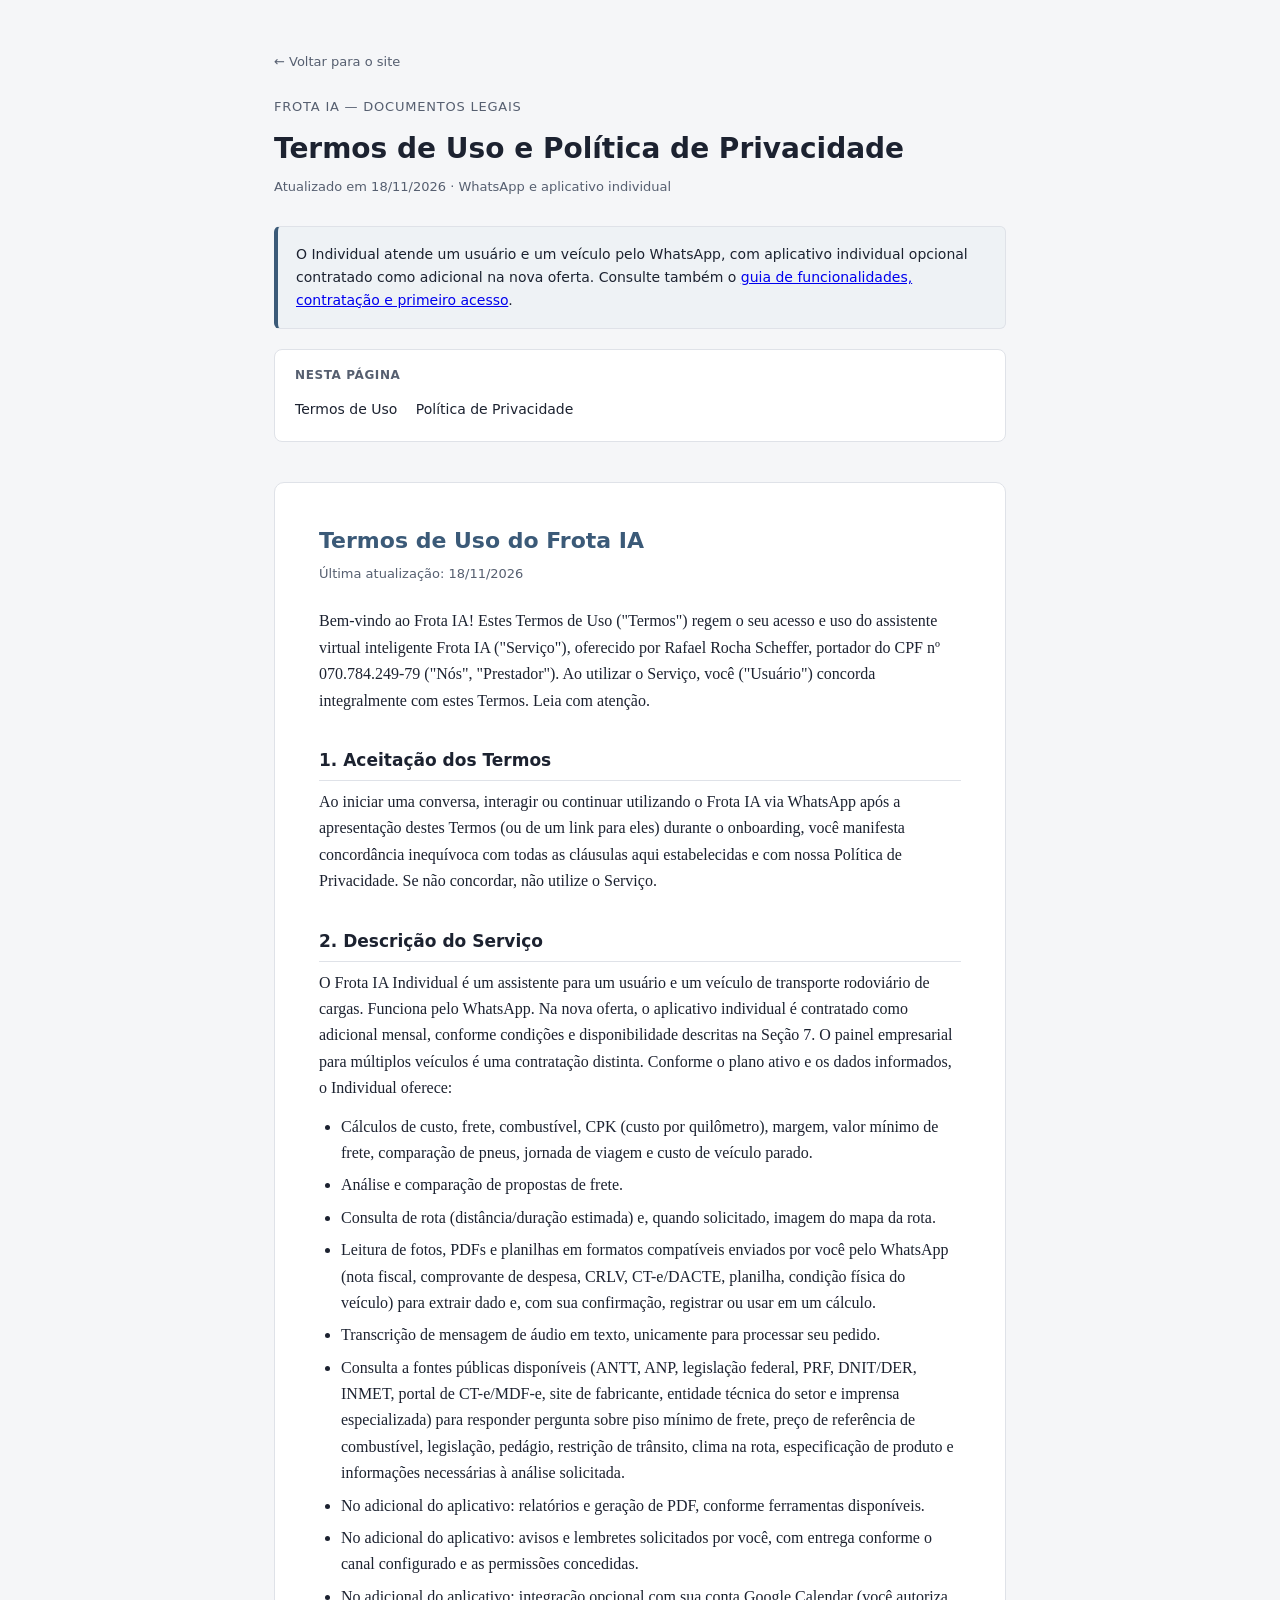
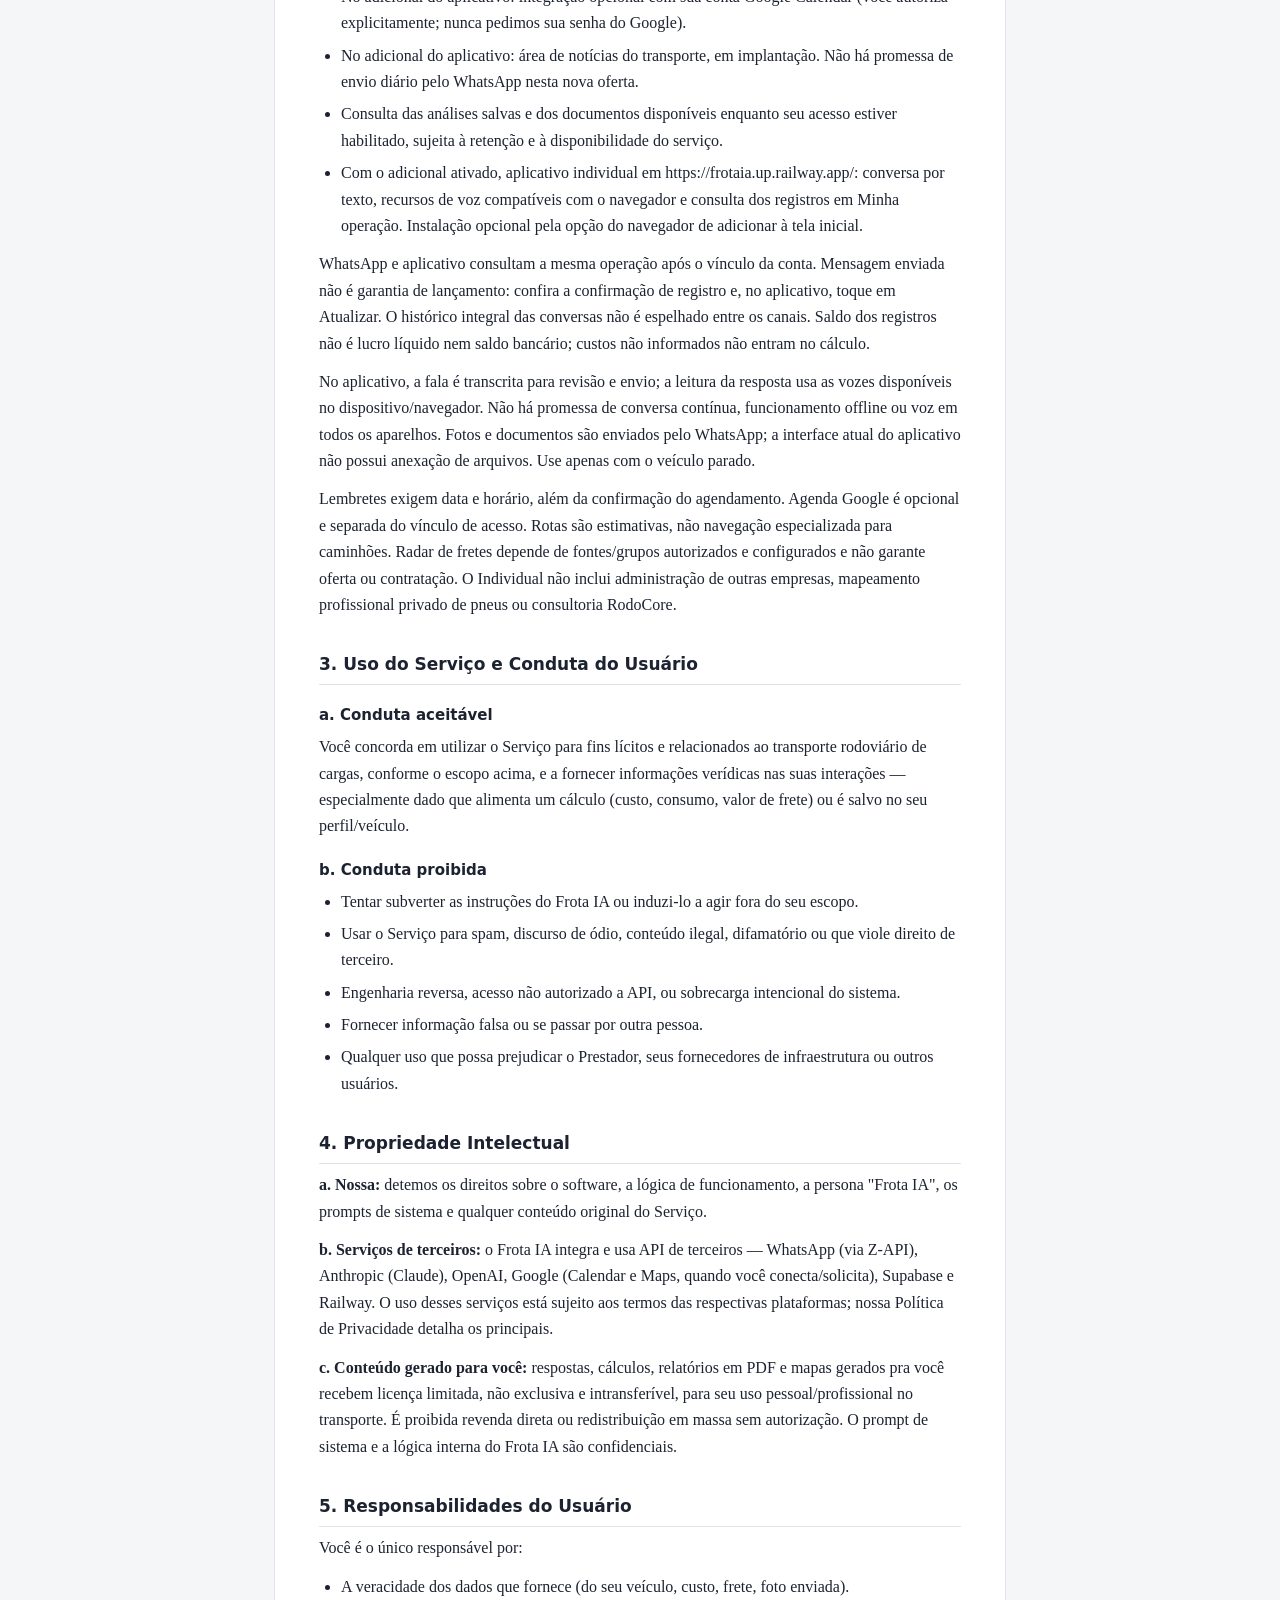
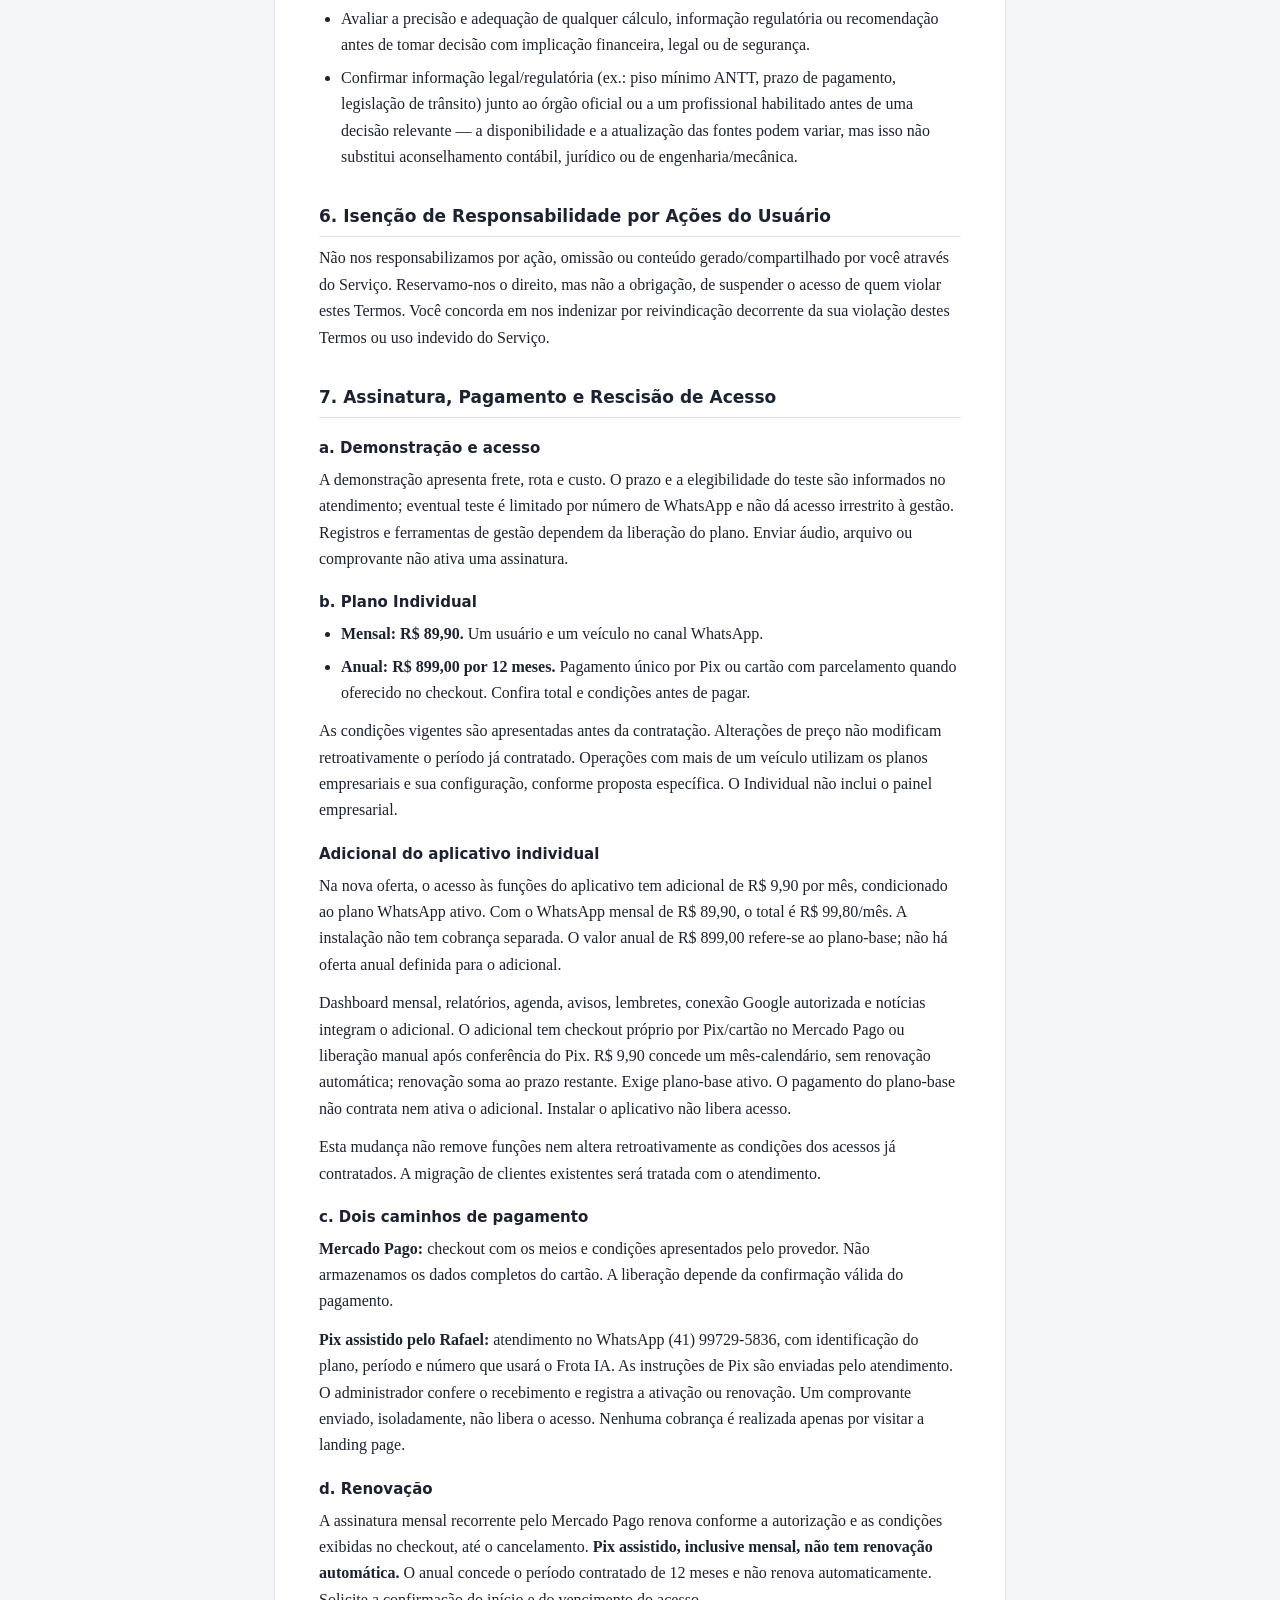
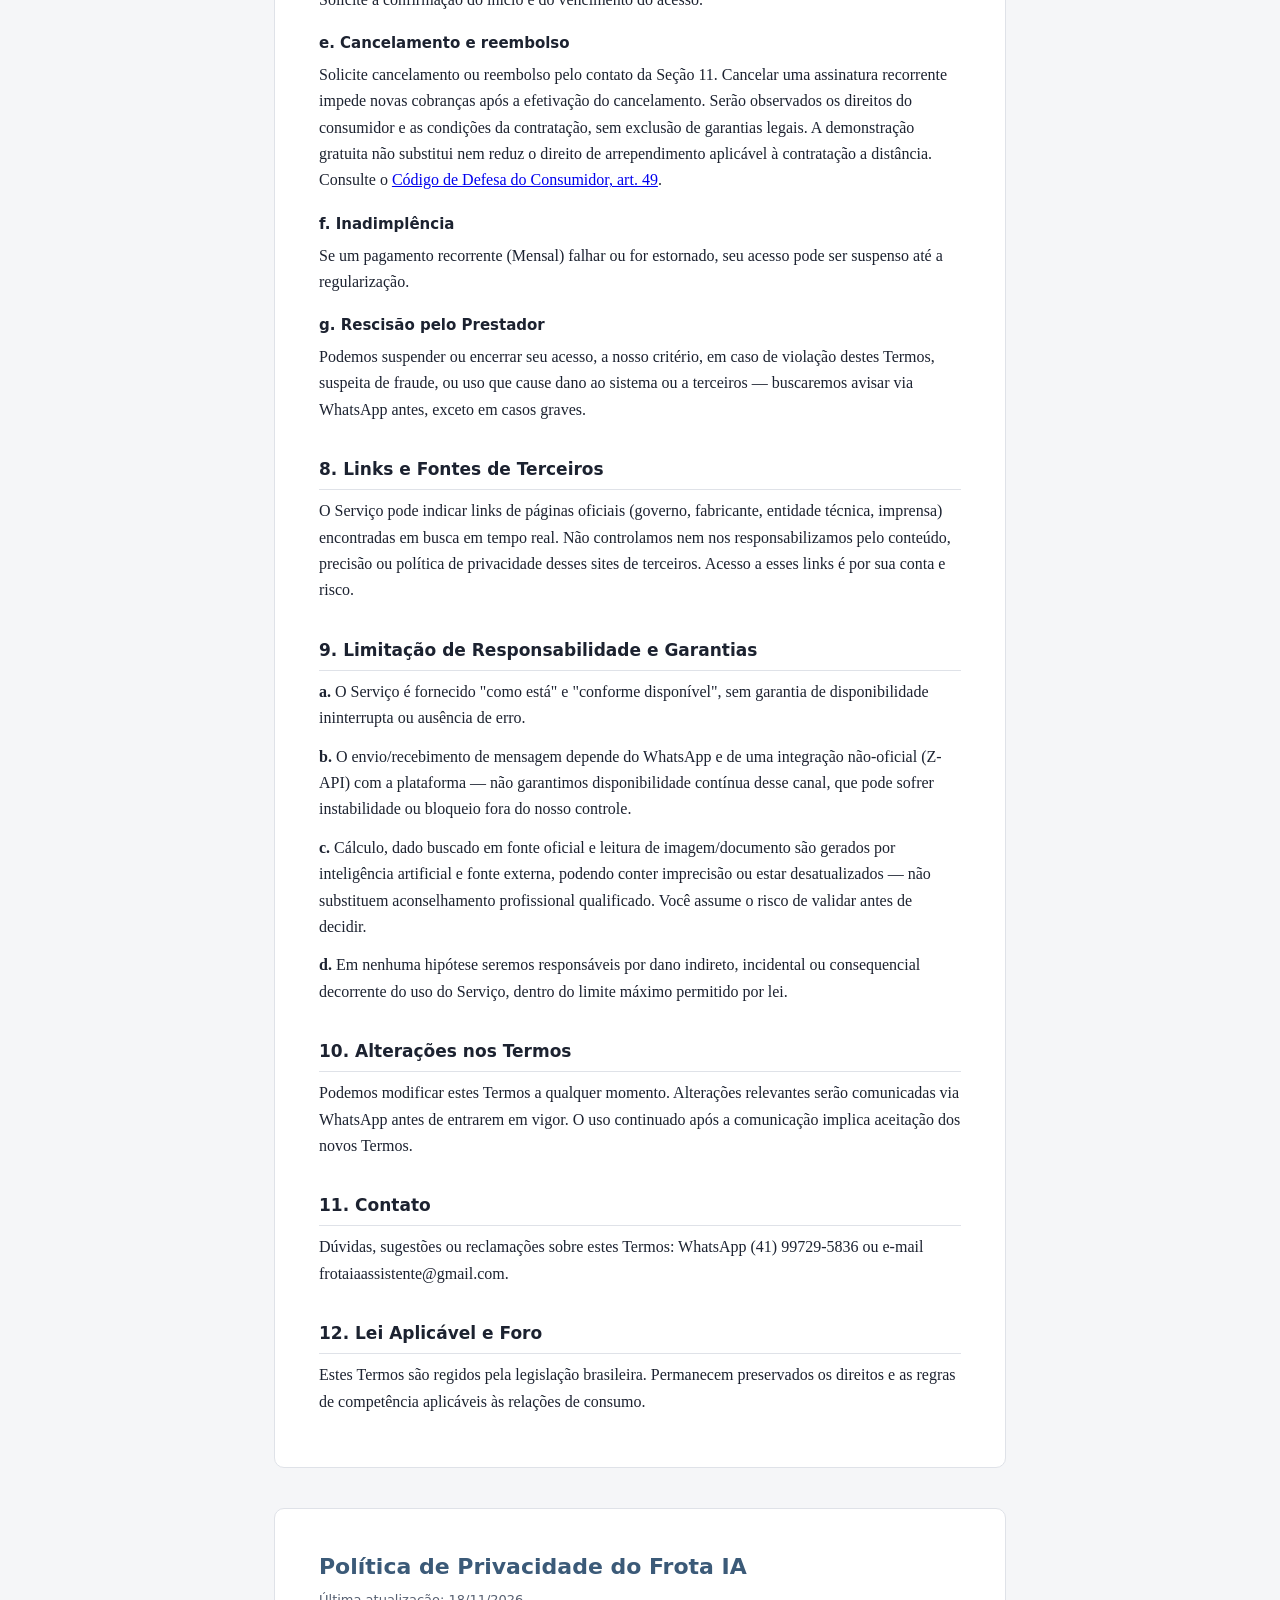
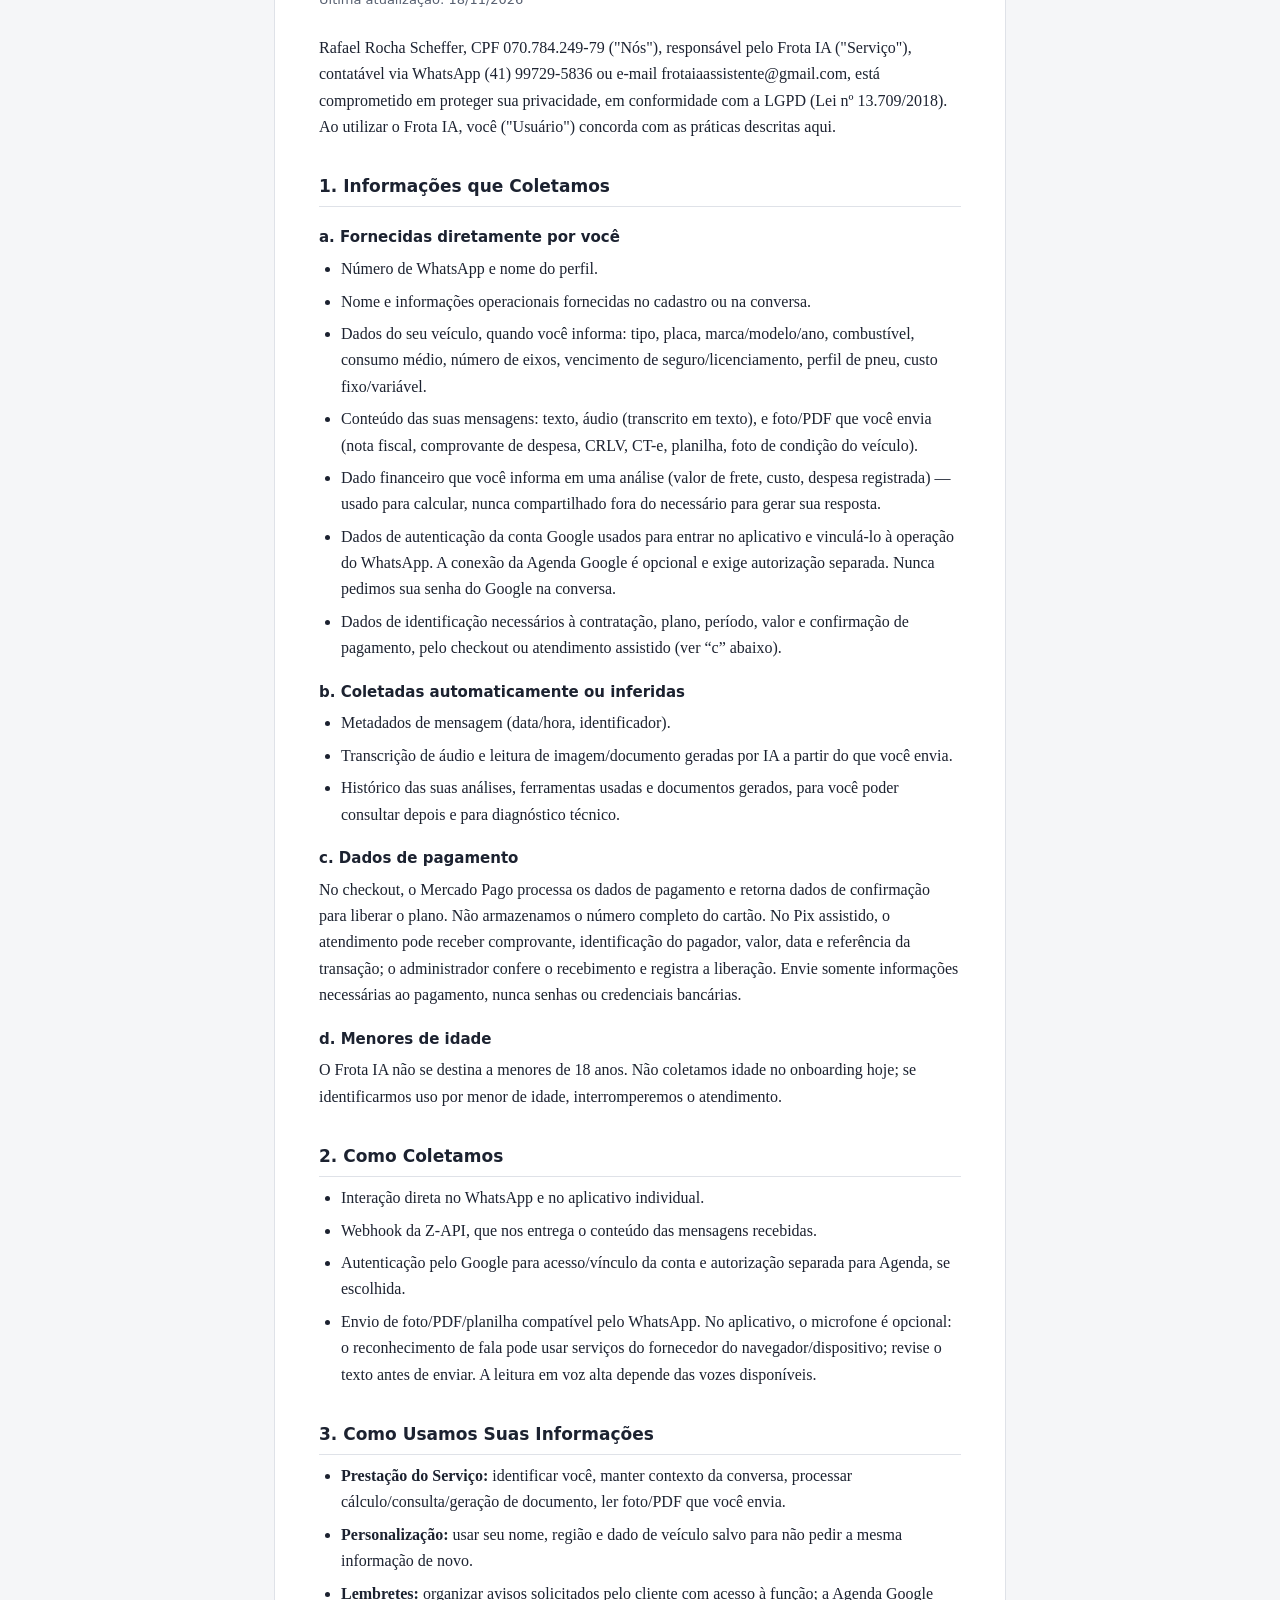
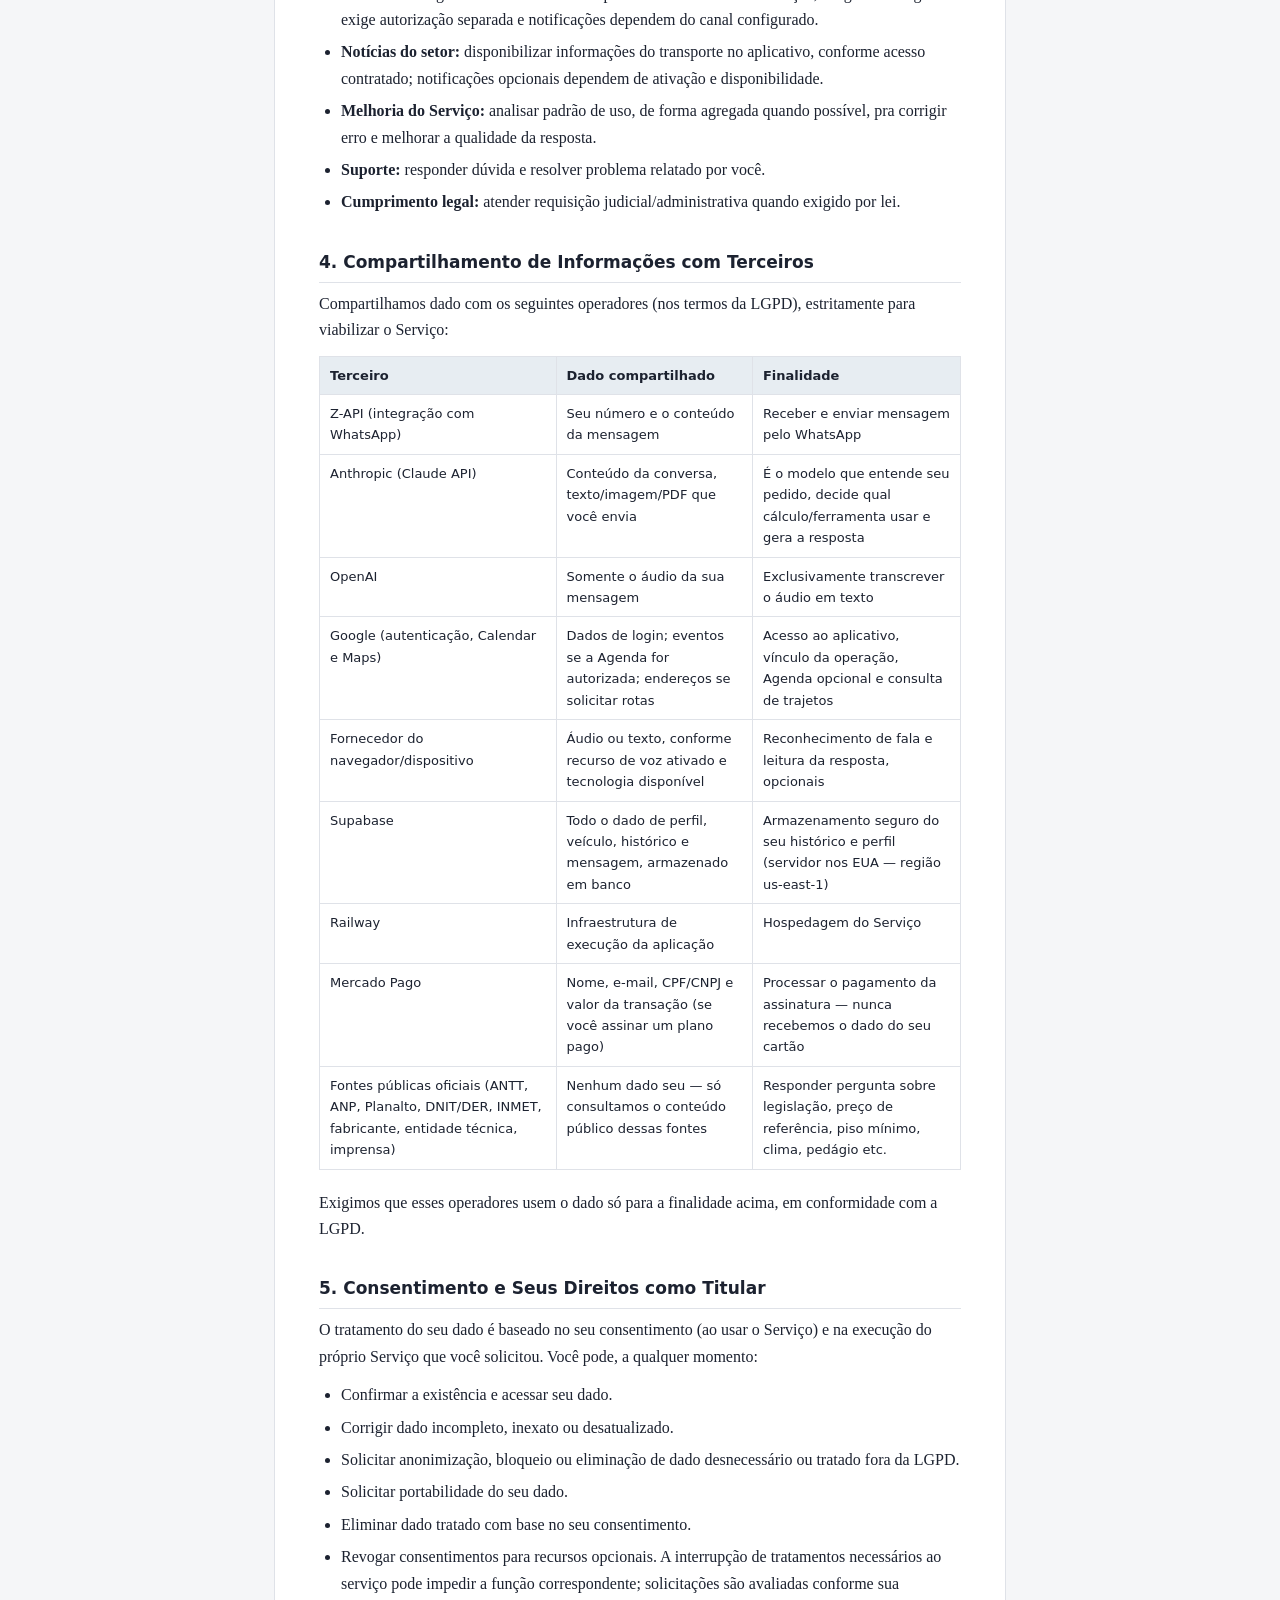
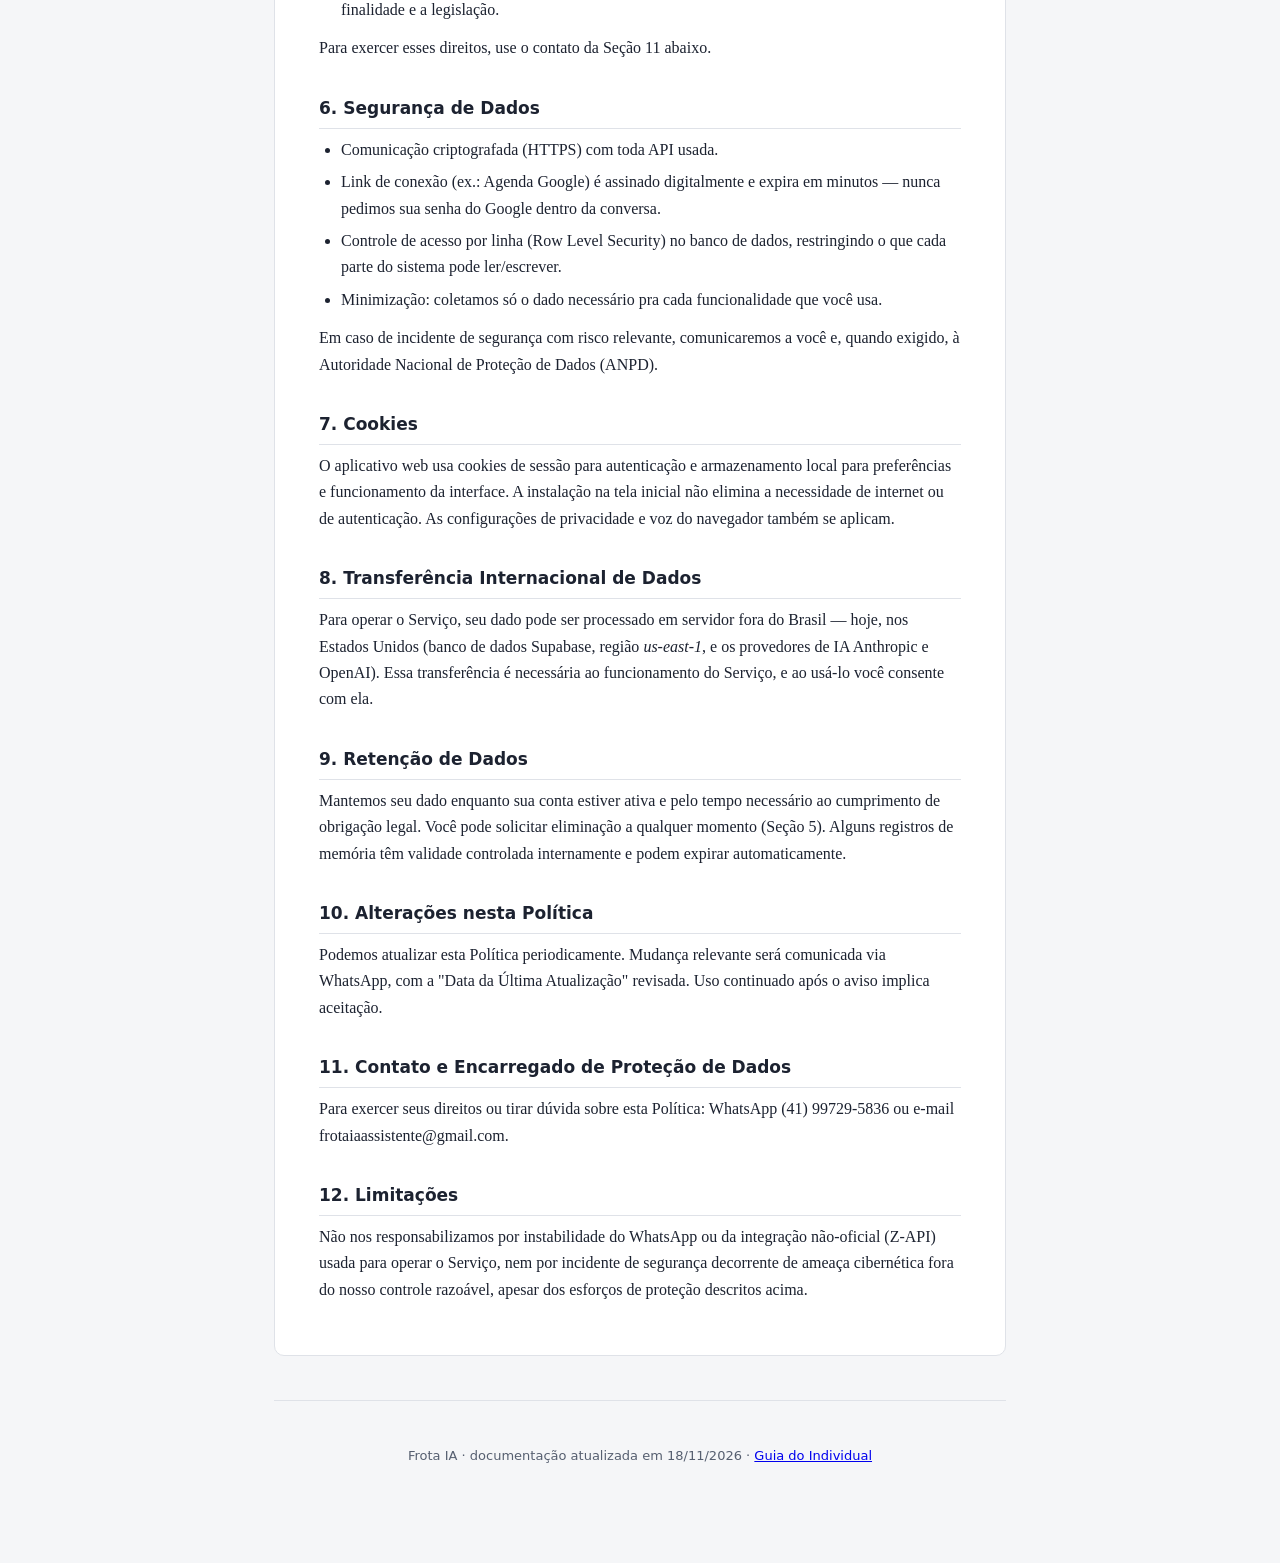
<file: termos-e-privacidade.html>
<!DOCTYPE html>
<html lang="pt-BR">
<head>
<meta charset="UTF-8">
<meta name="viewport" content="width=device-width, initial-scale=1.0">
<title>Frota IA — Termos de Uso e Política de Privacidade</title>
<meta name="robots" content="noindex">
<link rel="icon" href="frota-ia-logo-icon.png">
<style>
  :root {
    --bg: #f5f6f8;
    --paper: #ffffff;
    --text: #1c2230;
    --text-muted: #565f70;
    --border: #dfe2e8;
    --accent: #3b5a78;
    --accent-soft: #e7edf2;
    --fill-bg: #fff4e0;
    --fill-border: #e8c47a;
    --fill-text: #6b4c14;
    --note-bg: #eef2f5;
    --serif: Georgia, "Iowan Old Style", "Palatino Linotype", "Book Antiqua", serif;
    --sans: -apple-system, BlinkMacSystemFont, "Segoe UI", system-ui, sans-serif;
  }
  @media (prefers-color-scheme: dark) {
    :root {
      --bg: #14171d;
      --paper: #1b1f27;
      --text: #dfe3ea;
      --text-muted: #97a1b3;
      --border: #2c313c;
      --accent: #8fb3d4;
      --accent-soft: #232a35;
      --fill-bg: #3a2f14;
      --fill-border: #7a5b1e;
      --fill-text: #f0cf85;
      --note-bg: #1f2530;
    }
  }

  * { box-sizing: border-box; }
  body {
    margin: 0;
    background: var(--bg);
    color: var(--text);
    font-family: var(--serif);
    line-height: 1.65;
    -webkit-font-smoothing: antialiased;
  }
  .shell {
    max-width: 780px;
    margin: 0 auto;
    padding: 48px 24px 96px;
  }
  .back-link {
    display: inline-flex; align-items: center; gap: 0.4rem;
    font-family: var(--sans); font-size: 13px; text-decoration: none;
    color: var(--text-muted); margin-bottom: 24px;
  }
  .back-link:hover { color: var(--accent); }
  .masthead {
    font-family: var(--sans);
    font-size: 13px;
    letter-spacing: 0.06em;
    text-transform: uppercase;
    color: var(--text-muted);
    margin-bottom: 8px;
  }
  h1.doctitle {
    font-family: var(--sans);
    font-size: 28px;
    font-weight: 700;
    margin: 0 0 4px;
    text-wrap: balance;
  }
  .updated {
    font-family: var(--sans);
    font-size: 13px;
    color: var(--text-muted);
    margin-bottom: 28px;
  }

  .disclaimer {
    background: var(--note-bg);
    border: 1px solid var(--border);
    border-left: 4px solid var(--accent);
    border-radius: 6px;
    padding: 16px 18px;
    font-family: var(--sans);
    font-size: 14px;
    color: var(--text);
    margin-bottom: 20px;
  }
  .disclaimer strong { color: var(--accent); }

  .toc {
    font-family: var(--sans);
    font-size: 14px;
    background: var(--paper);
    border: 1px solid var(--border);
    border-radius: 8px;
    padding: 16px 20px;
    margin-bottom: 40px;
  }
  .toc-title {
    font-weight: 700;
    text-transform: uppercase;
    font-size: 12px;
    letter-spacing: 0.05em;
    color: var(--text-muted);
    margin-bottom: 8px;
  }
  .toc a {
    color: var(--text);
    text-decoration: none;
    display: inline-block;
    margin-right: 14px;
    padding: 4px 0;
  }
  .toc a:hover { color: var(--accent); text-decoration: underline; }

  section.doc {
    background: var(--paper);
    border: 1px solid var(--border);
    border-radius: 10px;
    padding: 40px 44px;
    margin-bottom: 40px;
    scroll-margin-top: 20px;
  }
  @media (max-width: 640px) {
    section.doc { padding: 28px 20px; }
  }

  h2.doc-heading {
    font-family: var(--sans);
    font-size: 22px;
    font-weight: 700;
    margin: 0 0 4px;
    color: var(--accent);
  }
  .doc-sub {
    font-family: var(--sans);
    font-size: 13px;
    color: var(--text-muted);
    margin-bottom: 24px;
  }

  h3 {
    font-family: var(--sans);
    font-size: 17px;
    font-weight: 700;
    margin: 32px 0 8px;
    padding-bottom: 6px;
    border-bottom: 1px solid var(--border);
  }
  h4 {
    font-family: var(--sans);
    font-size: 15px;
    font-weight: 700;
    margin: 18px 0 6px;
  }
  p { margin: 0 0 12px; }
  ul, ol { margin: 0 0 12px; padding-left: 22px; }
  li { margin-bottom: 6px; }
  table {
    width: 100%;
    border-collapse: collapse;
    font-family: var(--sans);
    font-size: 13px;
    margin: 12px 0 20px;
  }
  th, td {
    text-align: left;
    padding: 8px 10px;
    border: 1px solid var(--border);
    vertical-align: top;
  }
  th { background: var(--accent-soft); font-weight: 700; }

  mark.fill {
    background: var(--fill-bg);
    color: var(--fill-text);
    border: 1px solid var(--fill-border);
    border-radius: 4px;
    padding: 1px 6px;
    font-family: var(--sans);
    font-size: 0.9em;
    font-weight: 600;
  }

  .divider {
    border: none;
    border-top: 1px solid var(--border);
    margin: 44px 0;
  }

  footer.note {
    font-family: var(--sans);
    font-size: 13px;
    color: var(--text-muted);
    text-align: center;
    margin-top: 8px;
  }
</style>
</head>
<body>

<div class="shell">
  <a class="back-link" href="index.html">← Voltar para o site</a>
  <div class="masthead">Frota IA — documentos legais</div>
  <h1 class="doctitle">Termos de Uso e Política de Privacidade</h1>
  <div class="updated">Atualizado em 18/11/2026 · WhatsApp e aplicativo individual</div>

  <div class="disclaimer">O Individual atende um usuário e um veículo pelo WhatsApp, com aplicativo individual opcional contratado como adicional na nova oferta. Consulte também o <a href="guia-individual.html">guia de funcionalidades, contratação e primeiro acesso</a>.</div>

  <div class="toc">
    <div class="toc-title">Nesta página</div>
    <a href="#termos">Termos de Uso</a>
    <a href="#privacidade">Política de Privacidade</a>
  </div>

  <section class="doc" id="termos">
    <h2 class="doc-heading">Termos de Uso do Frota IA</h2>
    <div class="doc-sub">Última atualização: 18/11/2026</div>

    <p>Bem-vindo ao Frota IA! Estes Termos de Uso ("Termos") regem o seu acesso e uso do assistente virtual inteligente Frota IA ("Serviço"), oferecido por Rafael Rocha Scheffer, portador do CPF nº 070.784.249-79 ("Nós", "Prestador"). Ao utilizar o Serviço, você ("Usuário") concorda integralmente com estes Termos. Leia com atenção.</p>

    <h3>1. Aceitação dos Termos</h3>
    <p>Ao iniciar uma conversa, interagir ou continuar utilizando o Frota IA via WhatsApp após a apresentação destes Termos (ou de um link para eles) durante o onboarding, você manifesta concordância inequívoca com todas as cláusulas aqui estabelecidas e com nossa Política de Privacidade. Se não concordar, não utilize o Serviço.</p>

    <h3>2. Descrição do Serviço</h3>
    <p>O Frota IA Individual é um assistente para um usuário e um veículo de transporte rodoviário de cargas. Funciona pelo WhatsApp. Na nova oferta, o aplicativo individual é contratado como adicional mensal, conforme condições e disponibilidade descritas na Seção 7. O painel empresarial para múltiplos veículos é uma contratação distinta. Conforme o plano ativo e os dados informados, o Individual oferece:</p>
    <ul>
      <li>Cálculos de custo, frete, combustível, CPK (custo por quilômetro), margem, valor mínimo de frete, comparação de pneus, jornada de viagem e custo de veículo parado.</li>
      <li>Análise e comparação de propostas de frete.</li>
      <li>Consulta de rota (distância/duração estimada) e, quando solicitado, imagem do mapa da rota.</li>
      <li>Leitura de fotos, PDFs e planilhas em formatos compatíveis enviados por você pelo WhatsApp (nota fiscal, comprovante de despesa, CRLV, CT-e/DACTE, planilha, condição física do veículo) para extrair dado e, com sua confirmação, registrar ou usar em um cálculo.</li>
      <li>Transcrição de mensagem de áudio em texto, unicamente para processar seu pedido.</li>
      <li>Consulta a fontes públicas disponíveis (ANTT, ANP, legislação federal, PRF, DNIT/DER, INMET, portal de CT-e/MDF-e, site de fabricante, entidade técnica do setor e imprensa especializada) para responder pergunta sobre piso mínimo de frete, preço de referência de combustível, legislação, pedágio, restrição de trânsito, clima na rota, especificação de produto e informações necessárias à análise solicitada.</li>
      <li>No adicional do aplicativo: relatórios e geração de PDF, conforme ferramentas disponíveis.</li>
      <li>No adicional do aplicativo: avisos e lembretes solicitados por você, com entrega conforme o canal configurado e as permissões concedidas.</li>
      <li>No adicional do aplicativo: integração opcional com sua conta Google Calendar (você autoriza explicitamente; nunca pedimos sua senha do Google).</li>
      <li>No adicional do aplicativo: área de notícias do transporte, em implantação. Não há promessa de envio diário pelo WhatsApp nesta nova oferta.</li>
      <li>Consulta das análises salvas e dos documentos disponíveis enquanto seu acesso estiver habilitado, sujeita à retenção e à disponibilidade do serviço.</li>
      <li>Com o adicional ativado, aplicativo individual em https://frotaia.up.railway.app/: conversa por texto, recursos de voz compatíveis com o navegador e consulta dos registros em Minha operação. Instalação opcional pela opção do navegador de adicionar à tela inicial.</li>
    </ul>

    <p>WhatsApp e aplicativo consultam a mesma operação após o vínculo da conta. Mensagem enviada não é garantia de lançamento: confira a confirmação de registro e, no aplicativo, toque em Atualizar. O histórico integral das conversas não é espelhado entre os canais. Saldo dos registros não é lucro líquido nem saldo bancário; custos não informados não entram no cálculo.</p>
    <p>No aplicativo, a fala é transcrita para revisão e envio; a leitura da resposta usa as vozes disponíveis no dispositivo/navegador. Não há promessa de conversa contínua, funcionamento offline ou voz em todos os aparelhos. Fotos e documentos são enviados pelo WhatsApp; a interface atual do aplicativo não possui anexação de arquivos. Use apenas com o veículo parado.</p>
    <p>Lembretes exigem data e horário, além da confirmação do agendamento. Agenda Google é opcional e separada do vínculo de acesso. Rotas são estimativas, não navegação especializada para caminhões. Radar de fretes depende de fontes/grupos autorizados e configurados e não garante oferta ou contratação. O Individual não inclui administração de outras empresas, mapeamento profissional privado de pneus ou consultoria RodoCore.</p>
    <h3>3. Uso do Serviço e Conduta do Usuário</h3>
    <h4>a. Conduta aceitável</h4>
    <p>Você concorda em utilizar o Serviço para fins lícitos e relacionados ao transporte rodoviário de cargas, conforme o escopo acima, e a fornecer informações verídicas nas suas interações — especialmente dado que alimenta um cálculo (custo, consumo, valor de frete) ou é salvo no seu perfil/veículo.</p>
    <h4>b. Conduta proibida</h4>
    <ul>
      <li>Tentar subverter as instruções do Frota IA ou induzi-lo a agir fora do seu escopo.</li>
      <li>Usar o Serviço para spam, discurso de ódio, conteúdo ilegal, difamatório ou que viole direito de terceiro.</li>
      <li>Engenharia reversa, acesso não autorizado a API, ou sobrecarga intencional do sistema.</li>
      <li>Fornecer informação falsa ou se passar por outra pessoa.</li>
      <li>Qualquer uso que possa prejudicar o Prestador, seus fornecedores de infraestrutura ou outros usuários.</li>
    </ul>

    <h3>4. Propriedade Intelectual</h3>
    <p><strong>a. Nossa:</strong> detemos os direitos sobre o software, a lógica de funcionamento, a persona "Frota IA", os prompts de sistema e qualquer conteúdo original do Serviço.</p>
    <p><strong>b. Serviços de terceiros:</strong> o Frota IA integra e usa API de terceiros — WhatsApp (via Z-API), Anthropic (Claude), OpenAI, Google (Calendar e Maps, quando você conecta/solicita), Supabase e Railway. O uso desses serviços está sujeito aos termos das respectivas plataformas; nossa Política de Privacidade detalha os principais.</p>
    <p><strong>c. Conteúdo gerado para você:</strong> respostas, cálculos, relatórios em PDF e mapas gerados pra você recebem licença limitada, não exclusiva e intransferível, para seu uso pessoal/profissional no transporte. É proibida revenda direta ou redistribuição em massa sem autorização. O prompt de sistema e a lógica interna do Frota IA são confidenciais.</p>

    <h3>5. Responsabilidades do Usuário</h3>
    <p>Você é o único responsável por:</p>
    <ul>
      <li>A veracidade dos dados que fornece (do seu veículo, custo, frete, foto enviada).</li>
      <li>Avaliar a precisão e adequação de qualquer cálculo, informação regulatória ou recomendação antes de tomar decisão com implicação financeira, legal ou de segurança.</li>
      <li>Confirmar informação legal/regulatória (ex.: piso mínimo ANTT, prazo de pagamento, legislação de trânsito) junto ao órgão oficial ou a um profissional habilitado antes de uma decisão relevante — a disponibilidade e a atualização das fontes podem variar, mas isso não substitui aconselhamento contábil, jurídico ou de engenharia/mecânica.</li>
    </ul>

    <h3>6. Isenção de Responsabilidade por Ações do Usuário</h3>
    <p>Não nos responsabilizamos por ação, omissão ou conteúdo gerado/compartilhado por você através do Serviço. Reservamo-nos o direito, mas não a obrigação, de suspender o acesso de quem violar estes Termos. Você concorda em nos indenizar por reivindicação decorrente da sua violação destes Termos ou uso indevido do Serviço.</p>

    <h3>7. Assinatura, Pagamento e Rescisão de Acesso</h3>
    <h4>a. Demonstração e acesso</h4>
    <p>A demonstração apresenta frete, rota e custo. O prazo e a elegibilidade do teste são informados no atendimento; eventual teste é limitado por número de WhatsApp e não dá acesso irrestrito à gestão. Registros e ferramentas de gestão dependem da liberação do plano. Enviar áudio, arquivo ou comprovante não ativa uma assinatura.</p>
    <h4>b. Plano Individual</h4>
    <ul><li><strong>Mensal: R$ 89,90.</strong> Um usuário e um veículo no canal WhatsApp.</li><li><strong>Anual: R$ 899,00 por 12 meses.</strong> Pagamento único por Pix ou cartão com parcelamento quando oferecido no checkout. Confira total e condições antes de pagar.</li></ul>
    <p>As condições vigentes são apresentadas antes da contratação. Alterações de preço não modificam retroativamente o período já contratado. Operações com mais de um veículo utilizam os planos empresariais e sua configuração, conforme proposta específica. O Individual não inclui o painel empresarial.</p>
    <h4>Adicional do aplicativo individual</h4><p>Na nova oferta, o acesso às funções do aplicativo tem adicional de R$ 9,90 por mês, condicionado ao plano WhatsApp ativo. Com o WhatsApp mensal de R$ 89,90, o total é R$ 99,80/mês. A instalação não tem cobrança separada. O valor anual de R$ 899,00 refere-se ao plano-base; não há oferta anual definida para o adicional.</p><p>Dashboard mensal, relatórios, agenda, avisos, lembretes, conexão Google autorizada e notícias integram o adicional. O adicional tem checkout próprio por Pix/cartão no Mercado Pago ou liberação manual após conferência do Pix. R$ 9,90 concede um mês-calendário, sem renovação automática; renovação soma ao prazo restante. Exige plano-base ativo. O pagamento do plano-base não contrata nem ativa o adicional. Instalar o aplicativo não libera acesso.</p><p>Esta mudança não remove funções nem altera retroativamente as condições dos acessos já contratados. A migração de clientes existentes será tratada com o atendimento.</p><h4>c. Dois caminhos de pagamento</h4>
    <p><strong>Mercado Pago:</strong> checkout com os meios e condições apresentados pelo provedor. Não armazenamos os dados completos do cartão. A liberação depende da confirmação válida do pagamento.</p>
    <p><strong>Pix assistido pelo Rafael:</strong> atendimento no WhatsApp (41) 99729-5836, com identificação do plano, período e número que usará o Frota IA. As instruções de Pix são enviadas pelo atendimento. O administrador confere o recebimento e registra a ativação ou renovação. Um comprovante enviado, isoladamente, não libera o acesso. Nenhuma cobrança é realizada apenas por visitar a landing page.</p>
    <h4>d. Renovação</h4>
    <p>A assinatura mensal recorrente pelo Mercado Pago renova conforme a autorização e as condições exibidas no checkout, até o cancelamento. <strong>Pix assistido, inclusive mensal, não tem renovação automática.</strong> O anual concede o período contratado de 12 meses e não renova automaticamente. Solicite a confirmação do início e do vencimento do acesso.</p>
    <h4>e. Cancelamento e reembolso</h4>
    <p>Solicite cancelamento ou reembolso pelo contato da Seção 11. Cancelar uma assinatura recorrente impede novas cobranças após a efetivação do cancelamento. Serão observados os direitos do consumidor e as condições da contratação, sem exclusão de garantias legais. A demonstração gratuita não substitui nem reduz o direito de arrependimento aplicável à contratação a distância. Consulte o <a href="https://www.planalto.gov.br/ccivil_03/leis/l8078compilado.htm">Código de Defesa do Consumidor, art. 49</a>.</p>
    <h4>f. Inadimplência</h4>
    <p>Se um pagamento recorrente (Mensal) falhar ou for estornado, seu acesso pode ser suspenso até a regularização.</p>
    <h4>g. Rescisão pelo Prestador</h4>
    <p>Podemos suspender ou encerrar seu acesso, a nosso critério, em caso de violação destes Termos, suspeita de fraude, ou uso que cause dano ao sistema ou a terceiros — buscaremos avisar via WhatsApp antes, exceto em casos graves.</p>

    <h3>8. Links e Fontes de Terceiros</h3>
    <p>O Serviço pode indicar links de páginas oficiais (governo, fabricante, entidade técnica, imprensa) encontradas em busca em tempo real. Não controlamos nem nos responsabilizamos pelo conteúdo, precisão ou política de privacidade desses sites de terceiros. Acesso a esses links é por sua conta e risco.</p>

    <h3>9. Limitação de Responsabilidade e Garantias</h3>
    <p><strong>a.</strong> O Serviço é fornecido "como está" e "conforme disponível", sem garantia de disponibilidade ininterrupta ou ausência de erro.</p>
    <p><strong>b.</strong> O envio/recebimento de mensagem depende do WhatsApp e de uma integração não-oficial (Z-API) com a plataforma — não garantimos disponibilidade contínua desse canal, que pode sofrer instabilidade ou bloqueio fora do nosso controle.</p>
    <p><strong>c.</strong> Cálculo, dado buscado em fonte oficial e leitura de imagem/documento são gerados por inteligência artificial e fonte externa, podendo conter imprecisão ou estar desatualizados — não substituem aconselhamento profissional qualificado. Você assume o risco de validar antes de decidir.</p>
    <p><strong>d.</strong> Em nenhuma hipótese seremos responsáveis por dano indireto, incidental ou consequencial decorrente do uso do Serviço, dentro do limite máximo permitido por lei.</p>

    <h3>10. Alterações nos Termos</h3>
    <p>Podemos modificar estes Termos a qualquer momento. Alterações relevantes serão comunicadas via WhatsApp antes de entrarem em vigor. O uso continuado após a comunicação implica aceitação dos novos Termos.</p>

    <h3>11. Contato</h3>
    <p>Dúvidas, sugestões ou reclamações sobre estes Termos: WhatsApp (41) 99729-5836 ou e-mail frotaiaassistente@gmail.com.</p>

    <h3>12. Lei Aplicável e Foro</h3>
    <p>Estes Termos são regidos pela legislação brasileira. Permanecem preservados os direitos e as regras de competência aplicáveis às relações de consumo.</p>
  </section>

  <section class="doc" id="privacidade">
    <h2 class="doc-heading">Política de Privacidade do Frota IA</h2>
    <div class="doc-sub">Última atualização: 18/11/2026</div>

    <p>Rafael Rocha Scheffer, CPF 070.784.249-79 ("Nós"), responsável pelo Frota IA ("Serviço"), contatável via WhatsApp (41) 99729-5836 ou e-mail frotaiaassistente@gmail.com, está comprometido em proteger sua privacidade, em conformidade com a LGPD (Lei nº 13.709/2018). Ao utilizar o Frota IA, você ("Usuário") concorda com as práticas descritas aqui.</p>

    <h3>1. Informações que Coletamos</h3>
    <h4>a. Fornecidas diretamente por você</h4>
    <ul>
      <li>Número de WhatsApp e nome do perfil.</li>
      <li>Nome e informações operacionais fornecidas no cadastro ou na conversa.</li>
      <li>Dados do seu veículo, quando você informa: tipo, placa, marca/modelo/ano, combustível, consumo médio, número de eixos, vencimento de seguro/licenciamento, perfil de pneu, custo fixo/variável.</li>
      <li>Conteúdo das suas mensagens: texto, áudio (transcrito em texto), e foto/PDF que você envia (nota fiscal, comprovante de despesa, CRLV, CT-e, planilha, foto de condição do veículo).</li>
      <li>Dado financeiro que você informa em uma análise (valor de frete, custo, despesa registrada) — usado para calcular, nunca compartilhado fora do necessário para gerar sua resposta.</li>
      <li>Dados de autenticação da conta Google usados para entrar no aplicativo e vinculá-lo à operação do WhatsApp. A conexão da Agenda Google é opcional e exige autorização separada. Nunca pedimos sua senha do Google na conversa.</li>
      <li>Dados de identificação necessários à contratação, plano, período, valor e confirmação de pagamento, pelo checkout ou atendimento assistido (ver “c” abaixo).</li>
    </ul>
    <h4>b. Coletadas automaticamente ou inferidas</h4>
    <ul>
      <li>Metadados de mensagem (data/hora, identificador).</li>
      <li>Transcrição de áudio e leitura de imagem/documento geradas por IA a partir do que você envia.</li>
      <li>Histórico das suas análises, ferramentas usadas e documentos gerados, para você poder consultar depois e para diagnóstico técnico.</li>
    </ul>
    <h4>c. Dados de pagamento</h4>
    <p>No checkout, o Mercado Pago processa os dados de pagamento e retorna dados de confirmação para liberar o plano. Não armazenamos o número completo do cartão. No Pix assistido, o atendimento pode receber comprovante, identificação do pagador, valor, data e referência da transação; o administrador confere o recebimento e registra a liberação. Envie somente informações necessárias ao pagamento, nunca senhas ou credenciais bancárias.</p>
    <h4>d. Menores de idade</h4>
    <p>O Frota IA não se destina a menores de 18 anos. Não coletamos idade no onboarding hoje; se identificarmos uso por menor de idade, interromperemos o atendimento.</p>

    <h3>2. Como Coletamos</h3>
    <ul>
      <li>Interação direta no WhatsApp e no aplicativo individual.</li>
      <li>Webhook da Z-API, que nos entrega o conteúdo das mensagens recebidas.</li>
      <li>Autenticação pelo Google para acesso/vínculo da conta e autorização separada para Agenda, se escolhida.</li>
      <li>Envio de foto/PDF/planilha compatível pelo WhatsApp. No aplicativo, o microfone é opcional: o reconhecimento de fala pode usar serviços do fornecedor do navegador/dispositivo; revise o texto antes de enviar. A leitura em voz alta depende das vozes disponíveis.</li>
    </ul>

    <h3>3. Como Usamos Suas Informações</h3>
    <ul>
      <li><strong>Prestação do Serviço:</strong> identificar você, manter contexto da conversa, processar cálculo/consulta/geração de documento, ler foto/PDF que você envia.</li>
      <li><strong>Personalização:</strong> usar seu nome, região e dado de veículo salvo para não pedir a mesma informação de novo.</li>
      <li><strong>Lembretes:</strong> organizar avisos solicitados pelo cliente com acesso à função; a Agenda Google exige autorização separada e notificações dependem do canal configurado.</li>
      <li><strong>Notícias do setor:</strong> disponibilizar informações do transporte no aplicativo, conforme acesso contratado; notificações opcionais dependem de ativação e disponibilidade.</li>
      <li><strong>Melhoria do Serviço:</strong> analisar padrão de uso, de forma agregada quando possível, pra corrigir erro e melhorar a qualidade da resposta.</li>
      <li><strong>Suporte:</strong> responder dúvida e resolver problema relatado por você.</li>
      <li><strong>Cumprimento legal:</strong> atender requisição judicial/administrativa quando exigido por lei.</li>
    </ul>

    <h3>4. Compartilhamento de Informações com Terceiros</h3>
    <p>Compartilhamos dado com os seguintes operadores (nos termos da LGPD), estritamente para viabilizar o Serviço:</p>
    <table>
      <tr><th>Terceiro</th><th>Dado compartilhado</th><th>Finalidade</th></tr>
      <tr><td>Z-API (integração com WhatsApp)</td><td>Seu número e o conteúdo da mensagem</td><td>Receber e enviar mensagem pelo WhatsApp</td></tr>
      <tr><td>Anthropic (Claude API)</td><td>Conteúdo da conversa, texto/imagem/PDF que você envia</td><td>É o modelo que entende seu pedido, decide qual cálculo/ferramenta usar e gera a resposta</td></tr>
      <tr><td>OpenAI</td><td>Somente o áudio da sua mensagem</td><td>Exclusivamente transcrever o áudio em texto</td></tr>
      <tr><td>Google (autenticação, Calendar e Maps)</td><td>Dados de login; eventos se a Agenda for autorizada; endereços se solicitar rotas</td><td>Acesso ao aplicativo, vínculo da operação, Agenda opcional e consulta de trajetos</td></tr>
      <tr><td>Fornecedor do navegador/dispositivo</td><td>Áudio ou texto, conforme recurso de voz ativado e tecnologia disponível</td><td>Reconhecimento de fala e leitura da resposta, opcionais</td></tr>
      <tr><td>Supabase</td><td>Todo o dado de perfil, veículo, histórico e mensagem, armazenado em banco</td><td>Armazenamento seguro do seu histórico e perfil (servidor nos EUA — região us-east-1)</td></tr>
      <tr><td>Railway</td><td>Infraestrutura de execução da aplicação</td><td>Hospedagem do Serviço</td></tr>
      <tr><td>Mercado Pago</td><td>Nome, e-mail, CPF/CNPJ e valor da transação (se você assinar um plano pago)</td><td>Processar o pagamento da assinatura — nunca recebemos o dado do seu cartão</td></tr>
      <tr><td>Fontes públicas oficiais (ANTT, ANP, Planalto, DNIT/DER, INMET, fabricante, entidade técnica, imprensa)</td><td>Nenhum dado seu — só consultamos o conteúdo público dessas fontes</td><td>Responder pergunta sobre legislação, preço de referência, piso mínimo, clima, pedágio etc.</td></tr>
    </table>
    <p>Exigimos que esses operadores usem o dado só para a finalidade acima, em conformidade com a LGPD.</p>

    <h3>5. Consentimento e Seus Direitos como Titular</h3>
    <p>O tratamento do seu dado é baseado no seu consentimento (ao usar o Serviço) e na execução do próprio Serviço que você solicitou. Você pode, a qualquer momento:</p>
    <ul>
      <li>Confirmar a existência e acessar seu dado.</li>
      <li>Corrigir dado incompleto, inexato ou desatualizado.</li>
      <li>Solicitar anonimização, bloqueio ou eliminação de dado desnecessário ou tratado fora da LGPD.</li>
      <li>Solicitar portabilidade do seu dado.</li>
      <li>Eliminar dado tratado com base no seu consentimento.</li>
      <li>Revogar consentimentos para recursos opcionais. A interrupção de tratamentos necessários ao serviço pode impedir a função correspondente; solicitações são avaliadas conforme sua finalidade e a legislação.</li>
    </ul>
    <p>Para exercer esses direitos, use o contato da Seção 11 abaixo.</p>

    <h3>6. Segurança de Dados</h3>
    <ul>
      <li>Comunicação criptografada (HTTPS) com toda API usada.</li>
      <li>Link de conexão (ex.: Agenda Google) é assinado digitalmente e expira em minutos — nunca pedimos sua senha do Google dentro da conversa.</li>
      <li>Controle de acesso por linha (Row Level Security) no banco de dados, restringindo o que cada parte do sistema pode ler/escrever.</li>
      <li>Minimização: coletamos só o dado necessário pra cada funcionalidade que você usa.</li>
    </ul>
    <p>Em caso de incidente de segurança com risco relevante, comunicaremos a você e, quando exigido, à Autoridade Nacional de Proteção de Dados (ANPD).</p>

    <h3>7. Cookies</h3>
    <p>O aplicativo web usa cookies de sessão para autenticação e armazenamento local para preferências e funcionamento da interface. A instalação na tela inicial não elimina a necessidade de internet ou de autenticação. As configurações de privacidade e voz do navegador também se aplicam.</p>

    <h3>8. Transferência Internacional de Dados</h3>
    <p>Para operar o Serviço, seu dado pode ser processado em servidor fora do Brasil — hoje, nos Estados Unidos (banco de dados Supabase, região <em>us-east-1</em>, e os provedores de IA Anthropic e OpenAI). Essa transferência é necessária ao funcionamento do Serviço, e ao usá-lo você consente com ela.</p>

    <h3>9. Retenção de Dados</h3>
    <p>Mantemos seu dado enquanto sua conta estiver ativa e pelo tempo necessário ao cumprimento de obrigação legal. Você pode solicitar eliminação a qualquer momento (Seção 5). Alguns registros de memória têm validade controlada internamente e podem expirar automaticamente.</p>

    <h3>10. Alterações nesta Política</h3>
    <p>Podemos atualizar esta Política periodicamente. Mudança relevante será comunicada via WhatsApp, com a "Data da Última Atualização" revisada. Uso continuado após o aviso implica aceitação.</p>

    <h3>11. Contato e Encarregado de Proteção de Dados</h3>
    <p>Para exercer seus direitos ou tirar dúvida sobre esta Política: WhatsApp (41) 99729-5836 ou e-mail frotaiaassistente@gmail.com.</p>

    <h3>12. Limitações</h3>
    <p>Não nos responsabilizamos por instabilidade do WhatsApp ou da integração não-oficial (Z-API) usada para operar o Serviço, nem por incidente de segurança decorrente de ameaça cibernética fora do nosso controle razoável, apesar dos esforços de proteção descritos acima.</p>
  </section>

  <hr class="divider" />
  <footer class="note">Frota IA · documentação atualizada em 18/11/2026 · <a href="guia-individual.html">Guia do Individual</a></footer>
</div>

</body>
</html>
</file>
<file: previa-v1.css>
:root{--navy:#0b2535;--muted:#516674;--green:#c4f564;--blue:#087a98;--line:#dce5e6;--paper:#f5f7f4}*{box-sizing:border-box}html{scroll-behavior:smooth;scroll-padding-top:90px}body{margin:0;font-family:Arial,Helvetica,sans-serif;color:var(--navy);background:white;line-height:1.6}a{color:inherit}img{max-width:100%;display:block}button{font:inherit}p,h1,h2,h3,figure{margin:0}h1,h2,h3{line-height:1.12;letter-spacing:-.045em}h1{font-size:clamp(42px,4.5vw,64px)}h2{font-size:clamp(32px,3.3vw,46px)}h3{font-size:23px}em{font-style:normal;color:var(--blue)}.wrap{width:min(1152px,calc(100% - 64px));margin:auto}.preview{text-align:center;background:var(--navy);color:#e1e8eb;padding:6px 16px;font-size:11px;letter-spacing:.08em}.skip{position:absolute;left:12px;top:-100px;background:white;padding:12px;z-index:9}.skip:focus{top:6px}header{background:#fff;border-bottom:1px solid var(--line)}.header{display:flex;align-items:center;justify-content:space-between;min-height:86px;gap:25px}.brand{display:flex;align-items:center;gap:10px;text-decoration:none;font-size:22px;line-height:1.2;font-weight:800;letter-spacing:-.04em}.brand b{color:var(--blue)}.brand small{display:block;color:var(--muted);font-size:10px;font-weight:400;letter-spacing:.02em;margin-top:5px}.header nav{display:flex;gap:27px;font-size:13px;font-weight:600}.header nav a{text-decoration:none}.header nav a:hover{color:var(--blue)}.button{display:inline-flex;align-items:center;justify-content:center;gap:10px;background:var(--green);color:var(--navy);font-size:15px;font-weight:700;border-radius:7px;padding:16px 24px;text-decoration:none;min-height:50px;transition:background .2s,transform .2s}.button:hover{background:#b1e553;transform:translateY(-2px)}.button img{width:22px;height:22px}.button.compact{padding:12px 18px;font-size:13px;min-height:44px}a:focus-visible,button:focus-visible,summary:focus-visible{outline:3px solid #168fbd;outline-offset:5px}.hero{background:var(--paper);padding:58px 0 48px}.hero-grid{display:grid;grid-template-columns:1.13fr 1fr;gap:56px;align-items:center}.eyebrow{font-size:11px;font-weight:700;letter-spacing:.12em;color:var(--blue);margin-bottom:20px}.lead{font-size:19px;line-height:1.6;max-width:470px;margin-top:23px;color:var(--muted)}.formats{font-size:14px;margin:16px 0 26px}.fine{font-size:11px;line-height:1.65;color:#c0d2db;margin-top:15px}.hero .fine{color:var(--muted)}.hero-foot{display:flex;gap:19px;margin-top:27px;font-size:11px;color:var(--muted)}.hero-foot span+span{border-left:1px solid #cbd5d3;padding-left:19px}.hero-image{position:relative;min-height:515px;border-radius:12px;overflow:hidden;background:var(--navy);align-self:stretch}.hero-image>img{position:absolute;width:100%;height:100%;object-fit:cover;object-position:67% center}.hero-image:after{content:"";position:absolute;inset:45% 0 0;background:linear-gradient(transparent,#061a2aeb)}.hero-image figcaption{position:absolute;bottom:35px;left:30px;right:20px;z-index:1;color:white}.hero-image figcaption span{font-size:10px;letter-spacing:.17em;color:var(--green)}.hero-image figcaption strong{display:block;font-size:28px;line-height:1.2;letter-spacing:-.03em;margin-top:13px}.section{padding:86px 0}.section-heading{display:flex;justify-content:space-between;align-items:flex-end;gap:25px;margin-bottom:35px}.section-heading>p{font-size:15px;color:var(--muted)}.benefits{display:grid;grid-template-columns:repeat(3,1fr);gap:28px}.benefits article{padding:30px 0;border-top:1px solid var(--line)}.benefits img,.extra-grid img{width:32px;height:32px;margin-bottom:22px}.benefits p,.extra-grid p{font-size:14px;color:var(--muted);margin-top:15px}.benefits blockquote{margin:25px 0 0;font-size:13px;color:var(--blue);background:#f2f6f7;border-radius:5px;padding:14px}.example{background:#edf3f1}.example-grid{display:grid;grid-template-columns:1fr 1fr;gap:100px;align-items:center}.example h2{font-size:56px}.description{font-size:16px;color:var(--muted);margin-top:23px;max-width:460px}.tabs{display:flex;gap:8px;margin-top:28px;flex-wrap:wrap}.tabs button{cursor:pointer;border:1px solid #c8d6d4;background:transparent;color:var(--navy);border-radius:30px;padding:9px 17px;font-size:13px}.tabs button[aria-selected=true]{background:var(--navy);border-color:var(--navy);color:white}.fine.dark{color:var(--muted)}.chat{background:#f6f8f7;border:1px solid #d0dcda;border-radius:14px;overflow:hidden;box-shadow:0 18px 50px #163b3910}.chat-head{padding:19px 23px;background:var(--navy);color:white;display:flex;align-items:center;gap:12px}.chat-head small{display:block;font-size:11px;color:#b5c9d1}.chat-head .whatsapp{width:24px;margin-left:auto;filter:brightness(0) invert(1)}.chat-body{min-height:425px;padding:23px;display:flex;align-items:flex-start;flex-direction:column;gap:13px}.chat-date{font-size:9px;color:var(--muted);align-self:center;letter-spacing:.1em;margin-bottom:8px}.bubble{max-width:90%;border-radius:9px;padding:13px 16px;font-size:14px;line-height:1.5;box-shadow:0 1px 1px #13232a0a}.sent{align-self:flex-end;background:#d9edc2}.received{background:white;border:1px solid #e1e7e5}.bubble small{font-size:9px;color:#617669;display:block;text-align:right;margin-top:6px}.bubble>p{margin-top:7px}.bubble dl{margin:13px 0 0;font-size:12px}.bubble dl>div{display:flex;justify-content:space-between;gap:24px;margin-top:8px}.bubble dd{margin:0;white-space:nowrap}.bubble .total{border-top:1px solid var(--line);padding-top:9px;font-weight:bold}.chat-bottom{padding:15px;text-align:center;border-top:1px solid var(--line);font-size:11px;color:var(--muted);background:white}.extra-grid{display:grid;grid-template-columns:repeat(4,1fr);gap:30px;margin-top:38px}.extra-grid h3{font-size:18px}.extra-grid p{font-size:13px}.pricing{background:var(--navy);color:white}.pricing .eyebrow{color:var(--green)}.pricing .description,.steps p{color:#b7cad4}.pricing-grid{display:grid;grid-template-columns:1.1fr .9fr;gap:100px;align-items:center}.steps{list-style:none;margin:35px 0 0;padding:0;display:grid;gap:24px}.steps li{display:flex;gap:18px}.steps span{color:var(--green);font-size:12px;border:1px solid #385564;border-radius:50%;min-width:34px;height:34px;display:grid;place-items:center}.steps strong{font-size:14px}.steps p{font-size:13px;margin-top:4px}.price-card{background:white;color:var(--navy);padding:36px;border-radius:12px}.plan-label{font-size:11px;letter-spacing:.12em;font-weight:700;color:var(--blue);margin-bottom:17px}.price-card h3{font-size:29px}.price{font-size:47px;letter-spacing:-.04em;font-weight:bold;margin-top:25px;line-height:1.2}.price span{font-size:14px;font-weight:400;letter-spacing:0;color:var(--muted)}.annual{font-size:12px;color:var(--muted);margin-top:10px}.price-card ul{list-style:none;padding:22px 0;margin:20px 0;border-block:1px solid var(--line);display:grid;gap:11px;font-size:13px}.price-card li{border-left:3px solid #b5df75;padding-left:12px}.price-card .button{width:100%}.fleet{padding-bottom:0}.fleet-box{border:1px solid var(--line);border-radius:12px;padding:34px;display:grid;grid-template-columns:1.35fr .8fr;align-items:center;gap:45px}.fleet h2{font-size:32px}.fleet p:not(.eyebrow){font-size:14px;color:var(--muted);margin-top:14px}.fleet summary{font-size:14px;color:var(--blue);font-weight:bold;margin-top:18px;cursor:pointer}.fleet-plans{display:grid;gap:20px;margin-top:24px}.fleet-plans h3{font-size:19px}.fleet-plans a{display:inline-block;font-size:13px;margin-top:9px}.faq-grid{display:grid;grid-template-columns:.8fr 1.2fr;gap:60px}.faq details{border-bottom:1px solid var(--line)}.faq summary{padding:20px 24px 20px 0;cursor:pointer;font-size:15px;font-weight:bold}.faq details p{font-size:14px;color:var(--muted);padding:0 0 22px}.closing{background:var(--paper);text-align:center;padding:65px 0}.closing .button{margin-top:26px}.closing .fine{color:var(--muted)}footer{padding-block:30px;display:flex;align-items:center;justify-content:space-between;gap:25px}footer p,footer a{font-size:12px;color:var(--muted)}footer>div:last-child{display:flex;gap:20px}
@media(max-width:900px){.header nav{display:none}.hero-grid{gap:30px}.hero-image{min-height:490px}.example-grid,.pricing-grid{gap:45px}.extra-grid{grid-template-columns:repeat(2,1fr)}.example h2{font-size:45px}.hero-foot{gap:10px}.hero-foot span+span{padding-left:10px}.benefits{gap:20px}.price-card{padding:27px}.price{font-size:39px}}
@media(max-width:650px){.wrap{width:calc(100% - 40px)}.preview{font-size:9px}.header{min-height:73px;gap:10px}.brand{font-size:18px}.brand img{width:40px;height:40px}.button.compact{font-size:11px;padding:10px 13px}.hero{padding:34px 0}.hero-grid,.example-grid,.pricing-grid,.faq-grid,.fleet-box{grid-template-columns:1fr}.hero-grid{gap:28px}h1{font-size:43px}.eyebrow{font-size:9px;margin-bottom:17px}.lead{font-size:17px;margin-top:20px}.formats{font-size:13px}.hero .button{width:100%}.hero .fine{font-size:10px}.hero-foot{justify-content:space-between;font-size:10px}.hero-image{min-height:235px;max-height:235px}.hero-image>img{object-position:65% 50%}.hero-image figcaption{left:22px;bottom:24px}.hero-image figcaption strong{font-size:23px}.section{padding:52px 0}.section-heading{display:block;margin-bottom:25px}.section-heading>p{margin-top:20px;font-size:14px}.benefits{grid-template-columns:1fr;gap:0}.benefits article{padding:24px 0}.benefits img{margin-bottom:15px;width:28px;height:28px}.benefits blockquote{margin-top:17px}.example h2{font-size:43px}.example-grid{gap:28px}.chat-body{padding:17px;min-height:425px}.bubble{font-size:13px;max-width:94%}.extra-grid{gap:28px 20px}.extra-grid h3{font-size:17px}.extra-grid p{font-size:12px}.pricing-grid{gap:32px}.price{font-size:44px}.fleet{padding-bottom:0}.fleet-box{padding:25px;gap:18px}.fleet-box>img{max-height:175px;object-fit:contain;justify-self:center}.faq-grid{gap:18px}.closing{padding:49px 0}.closing h2{font-size:34px}footer{flex-wrap:wrap;gap:20px}footer>p{display:none}footer>div:last-child{width:100%}.description{font-size:15px}.hero-image figcaption span{font-size:9px}}
.input-value{padding-bottom:25px}.input-cards{display:grid;grid-template-columns:1fr 1fr 1.2fr;gap:20px;margin-top:32px}.input-cards article{padding:28px;border:1px solid var(--line);border-radius:12px;background:var(--paper);display:flex;flex-direction:column;align-items:flex-start}.input-cards img{width:34px;height:34px;margin-bottom:20px}.input-cards h3{font-size:24px}.input-cards p{font-size:14px;color:var(--muted);margin:17px 0 23px}.input-cards a{font-size:13px;font-weight:bold;color:var(--blue);margin-top:auto;text-underline-offset:4px}.input-cards .freight-highlight{background:var(--navy);color:white;border-color:var(--navy)}.freight-highlight p{color:#d0e0e7}.freight-highlight a{color:var(--green)}.feature-label{color:var(--green);font-size:9px;letter-spacing:.1em;font-weight:bold;margin-bottom:24px}.freight-highlight small{font-size:10px;color:#c0d2db;margin-top:18px}.formats strong{font-weight:600;line-height:1.7}.example .chat-body{min-height:520px}@media(max-width:760px){.input-cards{grid-template-columns:1fr;gap:14px}.input-cards article{padding:25px}.input-value{padding-bottom:10px}.input-cards img{margin-bottom:14px}.input-cards p{margin:14px 0 20px}.tabs{gap:7px}.tabs button{font-size:12px;padding:9px 13px}}@media(prefers-reduced-motion:reduce){html{scroll-behavior:auto}*{transition:none!important}}
</file>
<file: previa-marca.css>
/* Prévia isolada: identidade baseada nas artes fornecidas, sem alterar produção. */
:root{--navy:#041426;--muted:#b4c5d8;--green:#22ef39;--blue:#26d7ff;--line:#213b56;--paper:#091e35}
body{background:#04101f;color:#f4f8ff}
.preview{background:#0c2339;color:#c5d5e6}
header{background:#04101f;border-bottom:1px solid #1e3b55}
.header{min-height:90px}.brand{font-size:25px;letter-spacing:-.025em}.brand img{width:58px;height:58px}.brand b{color:#25d7ff}.brand small{color:#b4c5d8}.header nav{color:#c6d6e6}
.button{background:#22ef39;color:#031527;border:1px solid #57ff6b;box-shadow:0 5px 24px #13ec3124;font-weight:800;border-radius:8px}
.button:hover{background:#4dff61;box-shadow:0 6px 30px #13ec3145}
.button img{filter:brightness(0)}
.hero{padding:40px 0 48px;background:radial-gradient(ellipse at 85% 30%,#06437366,transparent 60%),#04101f;border-bottom:1px solid #184766}
.hero-grid{grid-template-columns:1.03fr 1fr;gap:52px}
.hero h1{font-size:clamp(44px,4.5vw,64px);letter-spacing:-.045em;line-height:1.03;font-weight:800}
.hero h1 em{color:#26d7ff}
.hero .eyebrow{color:#22ef39;font-size:11px}
.lead{color:#c4d4e5;font-size:20px;max-width:460px}
.formats{color:white;font-size:16px;margin:23px 0}
.hero .fine{color:#a8bed3;font-size:12px}.hero-foot{color:#b9cde1;font-size:12px}.hero-foot span+span{border-color:#2a4963}
.hero-image.brand-art{min-height:0;max-height:none;align-self:center;background:#04101f;border:1px solid #126491;border-radius:14px;box-shadow:0 0 55px #087fd320;overflow:hidden}
.hero-image.brand-art>img{position:relative;width:100%;height:auto;object-fit:contain}
.hero-image.brand-art:after{display:none}
.hero-image.brand-art figcaption{position:static;font-size:10px;text-align:center;padding:8px;color:#b4c5d8;background:#071a2b}
.eyebrow{color:#26d7ff}
.input-value{padding-top:65px}
.input-cards article{background:#091e35;border:1px solid #205275;border-top:3px solid #25d7ff;border-radius:10px}
.input-cards article img,.benefits img,.extra-grid img{filter:brightness(0) invert(1)}
.input-cards .freight-highlight{background:linear-gradient(135deg,#092c38,#092038);border:1px solid #1d914d;border-top:3px solid #22ef39}
.input-cards p,.benefits p,.extra-grid p,.description,.section-heading>p{color:#b9cbdd}
.input-cards a{color:#26d7ff}.freight-highlight a,.feature-label{color:#3cff58}
.benefits article{border-color:#274760}.benefits blockquote{background:#0c233d;color:#63dfff;border-left:2px solid #1dbdef;font-size:14px}
.example{background:#081b30;border-block:1px solid #1a3e5a}
.tabs button{color:#c6d8eb;border-color:#36536c}.tabs button[aria-selected=true]{color:#031527;background:#25d7ff;border-color:#25d7ff}
.fine.dark{color:#a9bfd5;font-size:12px}
.chat{background:#071625;border:1px solid #2f5879;box-shadow:0 18px 60px #0005}
.chat-head{background:#0d2c47;border-bottom:1px solid #285170}.chat-head small{color:#b9cce0}
.chat-body{background:#081a2a}.chat-date{color:#9fb9d0}
.bubble{font-size:14px}.sent{background:#075d4b;color:#fff}.received{background:#173249;border-color:#294861;color:#edf6ff}
.bubble small{color:#b0ccc6}.bubble .total{border-color:#466275;color:#61ff7c}.chat-bottom{background:#0c2338;border-color:#294761;color:#b6cce0}
.pricing{background:radial-gradient(ellipse at 10% 40%,#10385488,transparent 65%),#061728;border-block:1px solid #27516d}
.price-card{background:#f7fbff;color:#061b2f;border:2px solid #26e742;box-shadow:0 0 35px #13e84215}
.price-card .plan-label{color:#006285}.price-card .price span,.price-card .annual,.price-card .fine{color:#405c72}
.price-card ul{border-color:#d3e0e9}.price-card li{border-left-color:#00ae35}.price-card .button{box-shadow:none}
.fleet-box{background:#0b2239;border-color:#285271}.fleet p:not(.eyebrow){color:#bbccdf}.fleet summary,.fleet-plans a{color:#28daff}.fleet-box>img{border-radius:8px}
.faq details{border-color:#24435c}.faq details p{color:#b8cbde}.faq summary{font-size:16px}
.closing{background:radial-gradient(ellipse at center,#0d3455,#051426 75%);border-block:1px solid #24638a}
.closing .eyebrow{color:#22ef39}.closing .fine{color:#b7cbdf;font-size:12px}
footer{color:#f5faff}footer p,footer a{color:#afc5db}
.skip{color:#041426}a:focus-visible,button:focus-visible,summary:focus-visible{outline-color:#26d7ff}
@media(max-width:900px){.hero-grid{gap:30px}.hero h1{font-size:49px}}
@media(max-width:650px){.hero-grid{grid-template-columns:1fr}.hero-copy{min-width:0}}
@media(max-width:650px){.header{min-height:77px}.brand{font-size:20px}.brand img{width:44px;height:44px}.hero{padding:34px 0}.hero-grid{gap:30px}.hero h1{font-size:44px;line-height:1.06}.hero .eyebrow{font-size:9px}.lead{font-size:18px}.formats{font-size:14px}.hero .fine{font-size:11px}.hero-foot{font-size:10px}.hero-image.brand-art{width:100%;max-width:420px;justify-self:center}.hero-image.brand-art figcaption{font-size:9px}.input-value{padding-top:48px}.input-cards h3{font-size:25px}.button{font-size:14px}.price-card .fine{font-size:12px}}
</file>
<file: aplicativo.css>
.individual-app{background:#071927;color:#edf5ff}.individual-app-grid{display:grid;grid-template-columns:1.15fr .85fr;gap:56px;align-items:center}.individual-app h2{color:#fff}.individual-app h2 em{color:#36dbb1;font-style:normal}.individual-app .description{color:#d0deea}.app-steps{padding-left:22px;margin:28px 0}.app-steps li{padding-left:6px;margin-bottom:22px}.app-steps strong{color:#fff;font-size:18px}.app-steps p{color:#b9cddd;line-height:1.65;margin:8px 0}.individual-app .fine{color:#adc3d5;max-width:590px;line-height:1.65}.app-capture{margin:0 auto;width:100%;max-width:400px}.app-capture img{display:block;width:100%;height:auto;border:1px solid #34566b;border-radius:24px;box-shadow:0 20px 60px #0006}.app-capture figcaption{font-size:12px;text-align:center;color:#adc3d5;margin-top:14px}.individual-app .button{white-space:normal;text-align:center}@media(max-width:800px){.individual-app-grid{grid-template-columns:1fr;gap:32px}.app-capture{max-width:360px}}
</file>
<file: oferta-individual.css>
.addon-section{background:#0b2331}.addon-grid{display:grid;grid-template-columns:1fr 1fr;gap:48px;align-items:center}.addon-card{border:2px solid #13865a}.addon-section p{line-height:1.65}.hero-image figcaption{padding:12px;font-size:12px}.addon-section .fine{margin-top:18px}@media(max-width:760px){.addon-grid{grid-template-columns:1fr;gap:24px}}
</file>
